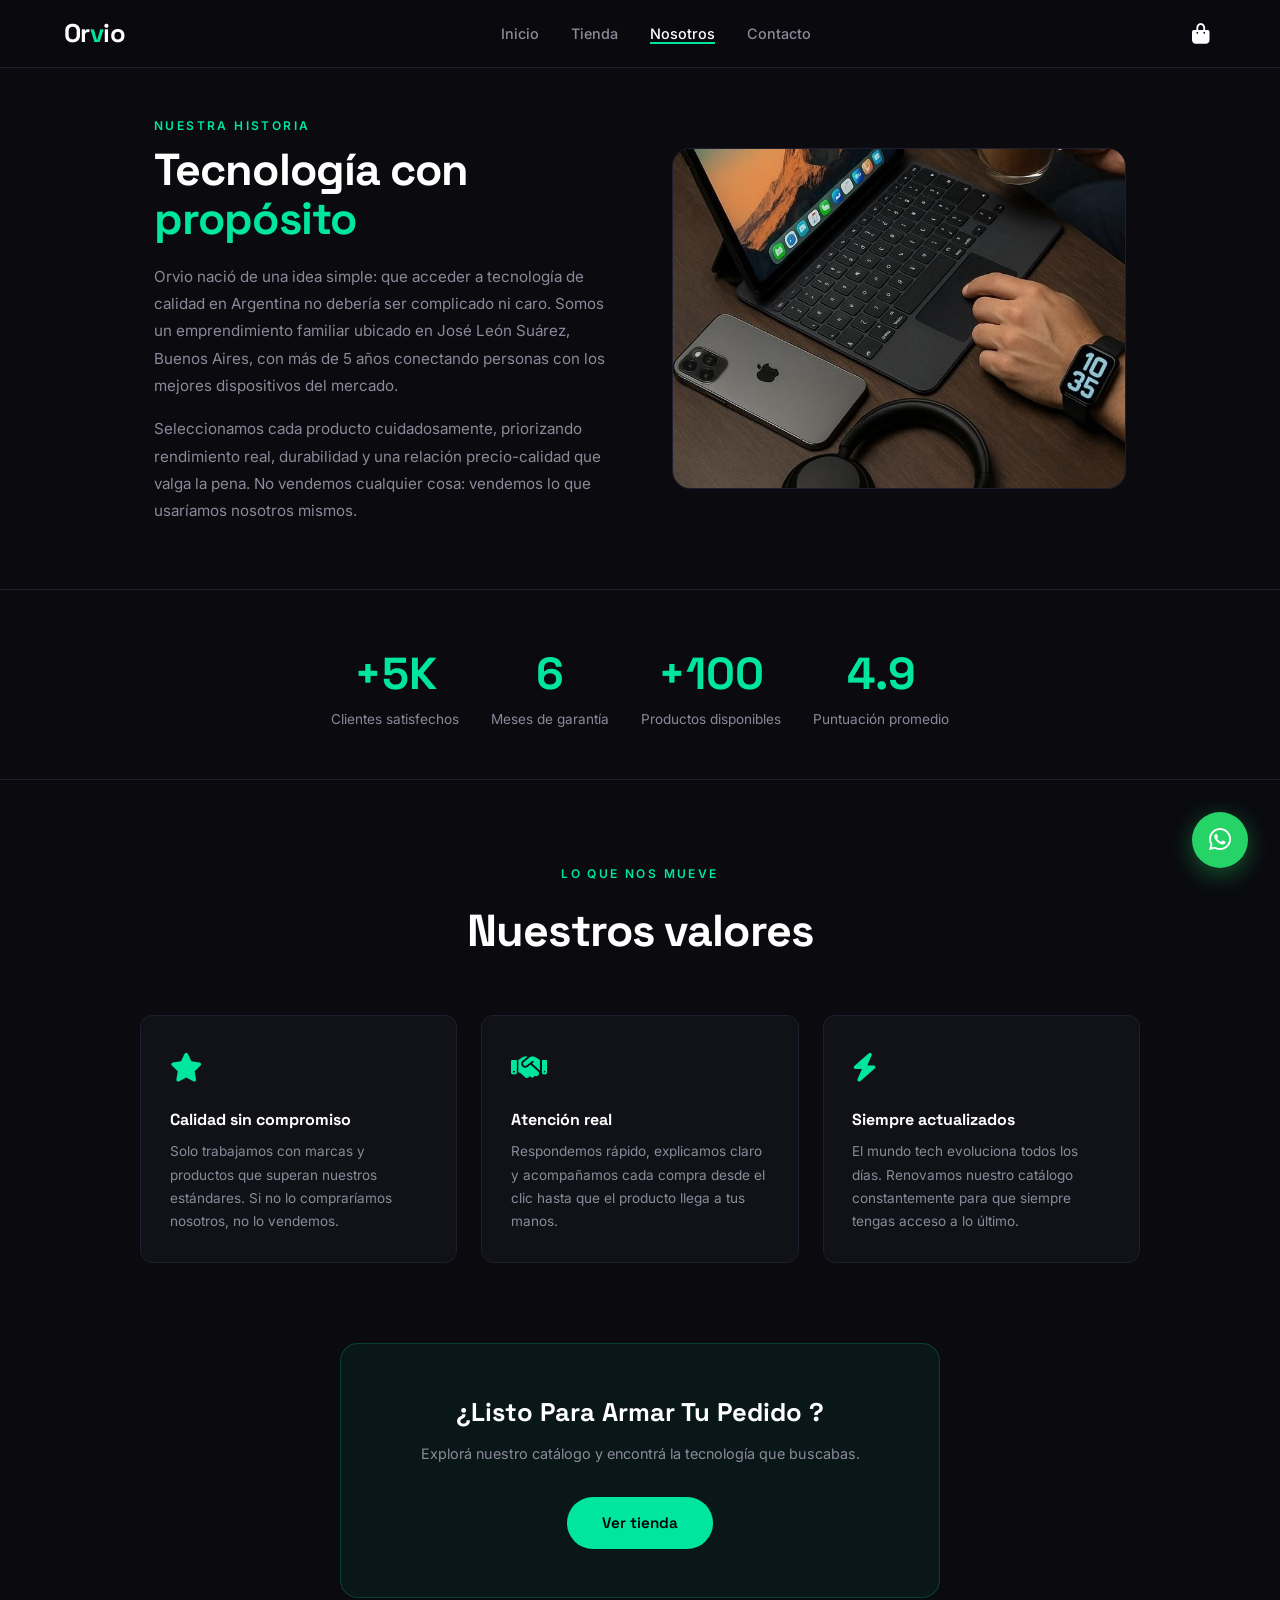
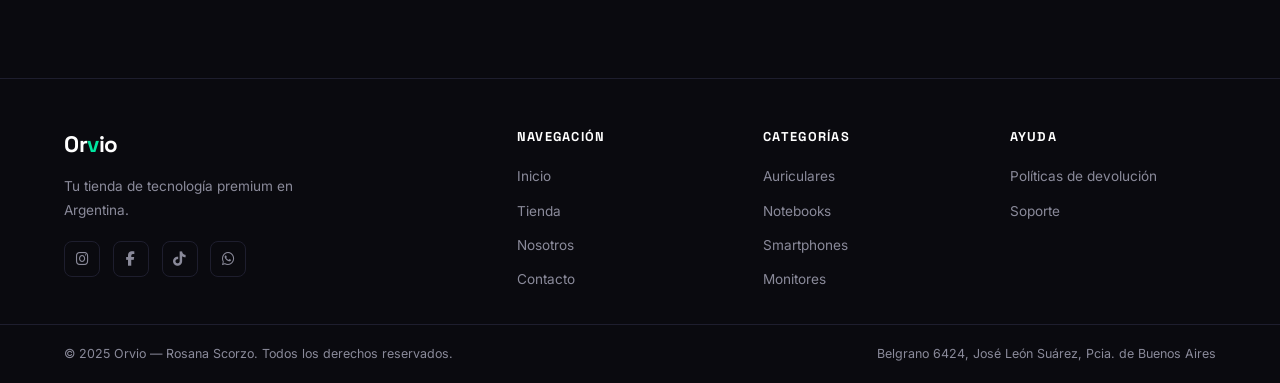
<file: pages/acercade.html>
<!doctype html>
<html lang="es">
  <head>
    <meta charset="UTF-8" />
    <meta name="viewport" content="width=device-width, initial-scale=1.0" />
    <title>Orvio | Nosotros</title>
    <link rel="icon" type="image/x-icon" href="../img/favicon.ico" />
    <link rel="stylesheet" href="../estilos/styles.css" />
    <link
      rel="stylesheet"
      href="https://cdnjs.cloudflare.com/ajax/libs/font-awesome/6.5.0/css/all.min.css"
    />
  </head>
  <body>
    <!--navbar.-->
    <nav class="navbar">
      <a href="../index.html" class="nav-logo">Or<span>v</span>io</a>
      <ul class="nav-links">
        <li><a href="../index.html">Inicio</a></li>
        <li><a href="tienda.html">Tienda</a></li>
        <li><a href="acercade.html" class="active">Nosotros</a></li>
        <li><a href="contacto.html">Contacto</a></li>
      </ul>
      <div class="nav-actions">
        <button class="cart-btn" onclick="openCart()" aria-label="Carrito">
          <i class="fa-solid fa-bag-shopping"></i>
          <span class="cart-count" style="display: none">0</span>
        </button>
        <button
          class="menu-toggle"
          onclick="toggleMobileMenu()"
          aria-label="Menú"
        >
          <span></span><span></span><span></span>
        </button>
      </div>
    </nav>

    <div class="mobile-menu" id="mobileMenu">
      <a href="../index.html">Inicio</a>
      <a href="tienda.html">Tienda</a>
      <a href="acercade.html">Nosotros</a>
      <a href="contacto.html">Contacto</a>
    </div>

    <!-- about hero.-->
    <section class="about-hero">
      <div class="about-text">
        <span class="section-eyebrow">Nuestra historia</span>
        <h1 class="about-title">Tecnología con <em>propósito</em></h1>
        <p class="about-desc">
          Orvio nació de una idea simple: que acceder a tecnología de calidad en
          Argentina no debería ser complicado ni caro. Somos un emprendimiento
          familiar ubicado en José León Suárez, Buenos Aires, con más de 5 años
          conectando personas con los mejores dispositivos del mercado.
        </p>
        <p class="about-desc" style="margin-top: 1rem">
          Seleccionamos cada producto cuidadosamente, priorizando rendimiento
          real, durabilidad y una relación precio-calidad que valga la pena. No
          vendemos cualquier cosa: vendemos lo que usaríamos nosotros mismos.
        </p>
      </div>
      <div class="about-img-wrap">
        <img src="../img/nosotros.jpg" alt="Tecnología Orvio" />
      </div>
    </section>

    <!-- stats.-->
    <section
      class="section-sm"
      style="
        text-align: center;
        border-top: 1px solid var(--border);
        border-bottom: 1px solid var(--border);
      "
    >
      <div
        style="
          display: flex;
          flex-wrap: wrap;
          gap: 2rem;
          justify-content: center;
          max-width: 800px;
          margin: 0 auto;
        "
      >
        <div>
          <div
            style="
              font-family: var(--font-display);
              font-size: 2.8rem;
              font-weight: 700;
              color: var(--accent);
            "
          >
            +5K
          </div>
          <div style="font-size: 0.85rem; color: var(--muted)">
            Clientes satisfechos
          </div>
        </div>
        <div>
          <div
            style="
              font-family: var(--font-display);
              font-size: 2.8rem;
              font-weight: 700;
              color: var(--accent);
            "
          >
            6
          </div>
          <div style="font-size: 0.85rem; color: var(--muted)">
            Meses de garantía
          </div>
        </div>
        <div>
          <div
            style="
              font-family: var(--font-display);
              font-size: 2.8rem;
              font-weight: 700;
              color: var(--accent);
            "
          >
            +100
          </div>
          <div style="font-size: 0.85rem; color: var(--muted)">
            Productos disponibles
          </div>
        </div>
        <div>
          <div
            style="
              font-family: var(--font-display);
              font-size: 2.8rem;
              font-weight: 700;
              color: var(--accent);
            "
          >
            4.9
          </div>
          <div style="font-size: 0.85rem; color: var(--muted)">
            Puntuación promedio
          </div>
        </div>
      </div>
    </section>

    <!--valores.-->
    <section class="section">
      <div class="section-header">
        <span class="section-eyebrow">Lo que nos mueve</span>
        <h2 class="section-title">Nuestros valores</h2>
      </div>
      <div class="values-grid">
        <div class="value-card">
          <div class="value-icon"><i class="fa-solid fa-star"></i></div>
          <div class="value-title">Calidad sin compromiso</div>
          <p class="value-desc">
            Solo trabajamos con marcas y productos que superan nuestros
            estándares. Si no lo compraríamos nosotros, no lo vendemos.
          </p>
        </div>
        <div class="value-card">
          <div class="value-icon"><i class="fa-solid fa-handshake"></i></div>
          <div class="value-title">Atención real</div>
          <p class="value-desc">
            Respondemos rápido, explicamos claro y acompañamos cada compra desde
            el clic hasta que el producto llega a tus manos.
          </p>
        </div>
        <div class="value-card">
          <div class="value-icon"><i class="fa-solid fa-bolt"></i></div>
          <div class="value-title">Siempre actualizados</div>
          <p class="value-desc">
            El mundo tech evoluciona todos los días. Renovamos nuestro catálogo
            constantemente para que siempre tengas acceso a lo último.
          </p>
        </div>
      </div>
    </section>

    <!-- cta.-->
    <section class="section" style="padding-top: 0">
      <div
        class="newsletter"
        style="
          background: rgba(0, 229, 160, 0.06);
          border-color: rgba(0, 229, 160, 0.2);
        "
      >
        <h3 class="newsletter-title">¿Listo Para Armar Tu Pedido ?</h3>
        <p class="newsletter-sub">
          Explorá nuestro catálogo y encontrá la tecnología que buscabas.
        </p>
        <a
          href="tienda.html"
          class="btn-primary"
          style="display: inline-block; margin-top: 0.5rem"
          >Ver tienda</a
        >
      </div>
    </section>

    <!--footer. -->
    <footer>
      <div class="footer-brand">
        <div class="nav-logo">
          Or<span style="color: var(--accent)">v</span>io
        </div>
        <p>Tu tienda de tecnología premium en Argentina.</p>
        <div class="footer-socials">
          <a href="#" aria-label="Instagram"
            ><i class="fa-brands fa-instagram"></i
          ></a>
          <a href="#" aria-label="Facebook"
            ><i class="fa-brands fa-facebook-f"></i
          ></a>
          <a href="#" aria-label="TikTok"
            ><i class="fa-brands fa-tiktok"></i
          ></a>
          <a href="https://wa.me/5491162506608" aria-label="WhatsApp"
            ><i class="fa-brands fa-whatsapp"></i
          ></a>
        </div>
      </div>
      <div class="footer-col">
        <h4>Navegación</h4>
        <ul>
          <li><a href="../index.html">Inicio</a></li>
          <li><a href="tienda.html">Tienda</a></li>
          <li><a href="acercade.html">Nosotros</a></li>
          <li><a href="contacto.html">Contacto</a></li>
        </ul>
      </div>
      <div class="footer-col">
        <h4>Categorías</h4>
        <ul>
          <li><a href="tienda.html">Auriculares</a></li>
          <li><a href="tienda.html">Notebooks</a></li>
          <li><a href="tienda.html">Smartphones</a></li>
          <li><a href="tienda.html">Monitores</a></li>
        </ul>
      </div>
      <div class="footer-col">
        <h4>Ayuda</h4>
        <ul>
          <li><a href="politicas.html">Políticas de devolución</a></li>
          <li><a href="contacto.html">Soporte</a></li>
        </ul>
      </div>
    </footer>
    <div class="footer-bottom">
      <p>© 2025 Orvio — Rosana Scorzo. Todos los derechos reservados.</p>
      <p>Belgrano 6424, José León Suárez, Pcia. de Buenos Aires</p>
    </div>

    <!-- carrito sidebar. -->
    <div class="cart-overlay" id="cartOverlay"></div>
    <aside class="cart-sidebar" id="cartSidebar">
      <div class="cart-header">
        <span class="cart-header-title"
          ><i
            class="fa-solid fa-bag-shopping"
            style="color: var(--accent); margin-right: 0.5rem"
          ></i
          >Mi carrito</span
        >
        <button class="cart-close-btn" onclick="closeCart()">
          <i class="fa-solid fa-xmark"></i>
        </button>
      </div>
      <div class="cart-items" id="cartItems"></div>
      <div class="cart-footer" id="cartFooter" style="display: none">
        <div class="cart-subtotal">
          <span>Subtotal</span><span id="cartSubtotal">$0</span>
        </div>
        <div class="cart-total">
          <span>Total</span
          ><span class="cart-total-num" id="cartTotal">$0</span>
        </div>
        <input
          type="text"
          id="waNombre"
          class="cart-name-input"
          placeholder="Tu nombre (para el pedido)"
        />
        <button class="btn-wa" onclick="enviarWhatsApp()">
          <i class="fa-brands fa-whatsapp"></i> Enviar pedido por WhatsApp
        </button>
        <button class="btn-clear" onclick="clearCart()">Vaciar carrito</button>
      </div>
    </aside>

    <div class="toast-container" id="toastContainer"></div>

    <a
      href="https://wa.me/5491162506608"
      class="wa-float"
      target="_blank"
      rel="noopener"
      aria-label="WhatsApp"
    >
      <i class="fa-brands fa-whatsapp"></i>
    </a>

    <script src="../script/script.js"></script>
  </body>
</html>
</file>
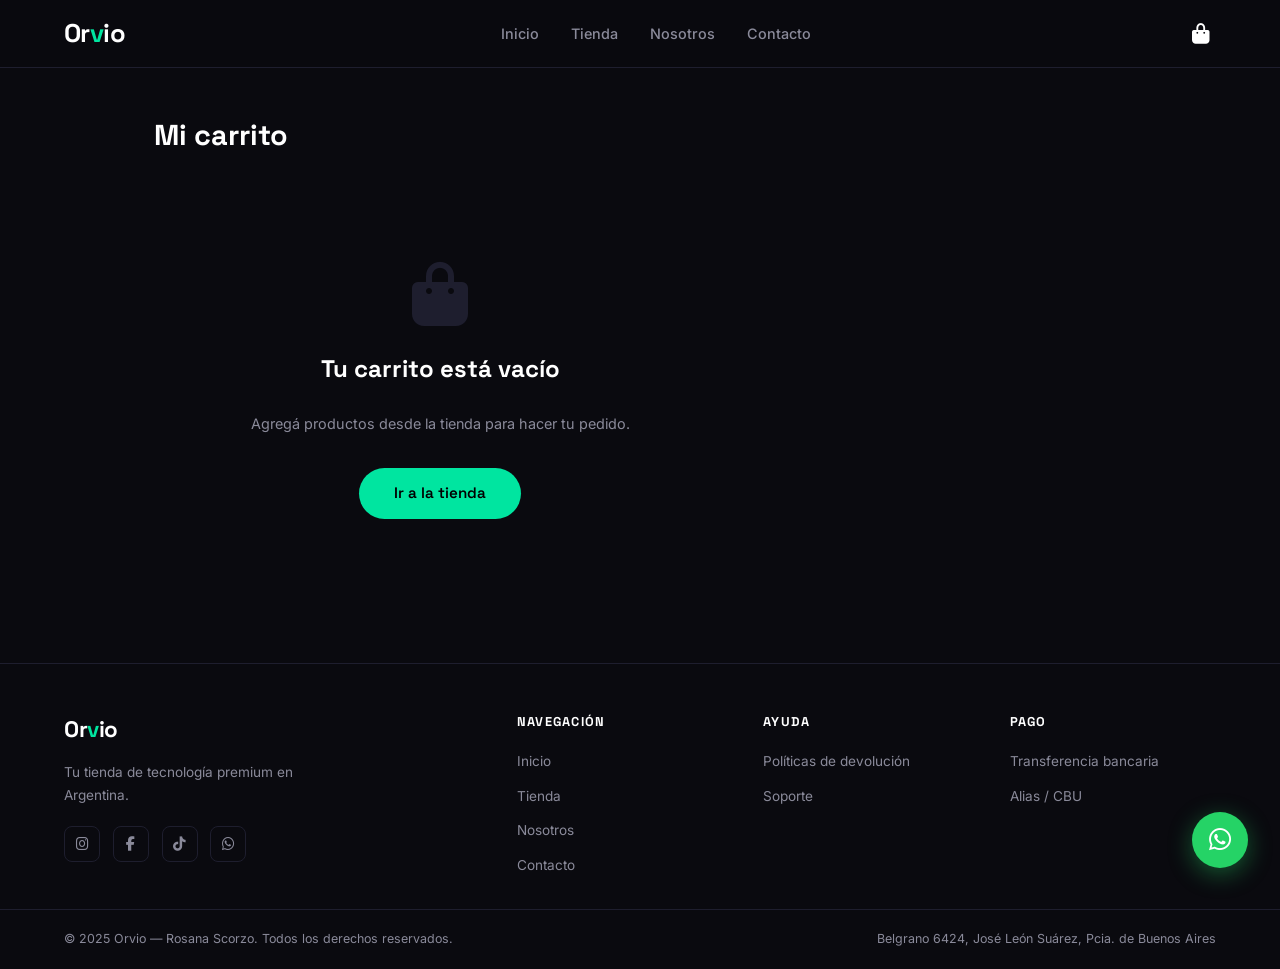
<file: pages/carrito.html>
<!doctype html>
<html lang="es">
  <head>
    <meta charset="UTF-8" />
    <meta name="viewport" content="width=device-width, initial-scale=1.0" />
    <title>Orvio | Carrito</title>
    <link rel="icon" type="image/x-icon" href="../img/favicon.ico" />
    <link rel="stylesheet" href="../estilos/styles.css" />
    <link
      rel="stylesheet"
      href="https://cdnjs.cloudflare.com/ajax/libs/font-awesome/6.5.0/css/all.min.css"
    />
    <style>
      /* estilos especificos de la pagina de carrito.*/
      .cart-page-layout {
        max-width: 1100px;
        margin: 0 auto;
        padding: 7rem 5% 4rem;
        display: grid;
        grid-template-columns: 1fr 360px;
        gap: 2.5rem;
        align-items: flex-start;
      }

      .cart-page-title {
        font-family: var(--font-display);
        font-size: 1.8rem;
        font-weight: 700;
        margin-bottom: 1.5rem;
      }
      .cart-page-title span {
        color: var(--accent);
      }

      /* items list. */
      .cart-page-items {
        display: flex;
        flex-direction: column;
        gap: 1rem;
      }

      .cart-page-item {
        display: grid;
        grid-template-columns: 90px 1fr auto;
        gap: 1.2rem;
        align-items: center;
        background: var(--bg-card);
        border: 1px solid var(--border);
        border-radius: var(--radius);
        padding: 1.1rem;
        transition: border-color var(--transition);
      }
      .cart-page-item:hover {
        border-color: rgba(0, 229, 160, 0.2);
      }

      .cart-pi-img {
        width: 90px;
        height: 90px;
        background: #0d0d18;
        border-radius: 8px;
        display: flex;
        align-items: center;
        justify-content: center;
        overflow: hidden;
      }
      .cart-pi-img img {
        width: 100%;
        height: 100%;
        object-fit: contain;
        padding: 6px;
      }

      .cart-pi-name {
        font-family: var(--font-display);
        font-size: 1rem;
        font-weight: 600;
        line-height: 1.3;
        margin-bottom: 0.3rem;
      }
      .cart-pi-cat {
        font-size: 0.75rem;
        color: var(--muted);
        margin-bottom: 0.5rem;
      }
      .cart-pi-unit {
        font-size: 0.82rem;
        color: var(--muted);
      }

      .cart-pi-right {
        display: flex;
        flex-direction: column;
        align-items: flex-end;
        gap: 0.7rem;
      }
      .cart-pi-price {
        font-family: var(--font-display);
        font-size: 1.15rem;
        font-weight: 700;
        color: var(--accent);
      }
      .cart-pi-qty {
        display: flex;
        align-items: center;
        gap: 0.6rem;
      }
      .qty-btn-lg {
        width: 32px;
        height: 32px;
        border: 1px solid var(--border);
        border-radius: 6px;
        color: var(--white);
        font-size: 1rem;
        display: flex;
        align-items: center;
        justify-content: center;
        transition:
          border-color var(--transition),
          background var(--transition);
      }
      .qty-btn-lg:hover {
        border-color: var(--accent);
        background: rgba(0, 229, 160, 0.08);
        color: var(--accent);
      }
      .qty-val-lg {
        font-family: var(--font-display);
        font-size: 1rem;
        font-weight: 700;
        min-width: 24px;
        text-align: center;
      }

      .cart-pi-remove {
        font-size: 0.8rem;
        color: var(--muted);
        display: flex;
        align-items: center;
        gap: 0.3rem;
        transition: color var(--transition);
      }
      .cart-pi-remove:hover {
        color: var(--danger);
      }

      /* empty state.*/
      .cart-page-empty {
        text-align: center;
        padding: 5rem 2rem;
        display: flex;
        flex-direction: column;
        align-items: center;
        gap: 1.5rem;
      }
      .cart-page-empty i {
        font-size: 4rem;
        color: var(--border);
      }
      .cart-page-empty h2 {
        font-family: var(--font-display);
        font-size: 1.5rem;
      }
      .cart-page-empty p {
        color: var(--muted);
        font-size: 0.9rem;
      }

      /* summary card*/
      .cart-summary-card {
        background: var(--bg-card);
        border: 1px solid var(--border);
        border-radius: 18px;
        padding: 1.8rem;
        position: sticky;
        top: 90px;
      }
      .cart-summary-title {
        font-family: var(--font-display);
        font-size: 1.1rem;
        font-weight: 700;
        margin-bottom: 1.4rem;
      }
      .summary-row {
        display: flex;
        justify-content: space-between;
        font-size: 0.9rem;
        padding: 0.5rem 0;
        border-bottom: 1px solid rgba(255, 255, 255, 0.04);
      }
      .summary-row.total {
        font-family: var(--font-display);
        font-size: 1.25rem;
        font-weight: 700;
        border-bottom: none;
        padding-top: 1rem;
      }
      .summary-row.total span:last-child {
        color: var(--accent);
      }
      .summary-label {
        color: var(--muted);
      }
      .summary-divider {
        border: none;
        border-top: 1px solid var(--border);
        margin: 0.5rem 0;
      }

      .cart-name-field {
        margin: 1.2rem 0 0.8rem;
      }
      .cart-name-field label {
        display: block;
        font-size: 0.78rem;
        font-weight: 600;
        text-transform: uppercase;
        letter-spacing: 0.08em;
        color: var(--muted);
        margin-bottom: 0.4rem;
      }

      .btn-wa-lg {
        width: 100%;
        background: #25d366;
        color: #fff;
        font-family: var(--font-display);
        font-weight: 700;
        font-size: 1rem;
        padding: 1rem;
        border-radius: 12px;
        display: flex;
        align-items: center;
        justify-content: center;
        gap: 0.6rem;
        transition:
          background var(--transition),
          transform var(--transition);
        margin-bottom: 0.8rem;
      }
      .btn-wa-lg:hover {
        background: #1ebe5d;
        transform: scale(1.015);
      }

      .btn-clear-lg {
        width: 100%;
        border: 1px solid rgba(255, 77, 109, 0.3);
        color: var(--danger);
        font-family: var(--font-body);
        font-size: 0.85rem;
        padding: 0.65rem;
        border-radius: 10px;
        transition: background var(--transition);
        text-align: center;
        background: none;
      }
      .btn-clear-lg:hover {
        background: rgba(255, 77, 109, 0.1);
      }

      .cart-security {
        display: flex;
        align-items: center;
        gap: 0.4rem;
        font-size: 0.75rem;
        color: var(--muted);
        justify-content: center;
        margin-top: 0.8rem;
      }
      .cart-security i {
        color: var(--accent);
      }

      @media (max-width: 800px) {
        .cart-page-layout {
          grid-template-columns: 1fr;
          padding-top: 5rem;
        }
        .cart-summary-card {
          position: static;
        }
        .cart-page-item {
          grid-template-columns: 70px 1fr;
        }
        .cart-pi-right {
          grid-column: 1 / -1;
          flex-direction: row;
          justify-content: space-between;
          align-items: center;
        }
      }
      @media (max-width: 480px) {
        .cart-page-item {
          grid-template-columns: 60px 1fr;
        }
      }
    </style>
  </head>
  <body>
    <!-- navbar.-->
    <nav class="navbar">
      <a href="../index.html" class="nav-logo">Or<span>v</span>io</a>
      <ul class="nav-links">
        <li><a href="../index.html">Inicio</a></li>
        <li><a href="tienda.html">Tienda</a></li>
        <li><a href="acercade.html">Nosotros</a></li>
        <li><a href="contacto.html">Contacto</a></li>
      </ul>
      <div class="nav-actions">
        <button class="cart-btn" onclick="openCart()" aria-label="Carrito">
          <i class="fa-solid fa-bag-shopping"></i>
          <span class="cart-count" style="display: none">0</span>
        </button>
        <button
          class="menu-toggle"
          onclick="toggleMobileMenu()"
          aria-label="Menú"
        >
          <span></span><span></span><span></span>
        </button>
      </div>
    </nav>

    <div class="mobile-menu" id="mobileMenu">
      <a href="../index.html">Inicio</a>
      <a href="tienda.html">Tienda</a>
      <a href="acercade.html">Nosotros</a>
      <a href="contacto.html">Contacto</a>
    </div>

    <!--cart pagina layout-->
    <main class="cart-page-layout">
      <!-- lista de productos. -->
      <div>
        <h1 class="cart-page-title">
          Mi carrito <span id="pageCartCount"></span>
        </h1>
        <div id="cartPageItems"></div>
      </div>

      <!-- resumen. -->
      <div class="cart-summary-card" id="cartSummaryCard">
        <div class="cart-summary-title">Resumen del pedido</div>

        <div class="summary-row">
          <span class="summary-label">Subtotal</span>
          <span id="pgSubtotal">$0</span>
        </div>
        <div class="summary-row">
          <span class="summary-label">Envío</span>
          <span style="color: var(--accent)">A coordinar</span>
        </div>
        <hr class="summary-divider" />
        <div class="summary-row total">
          <span>Total</span>
          <span id="pgTotal">$0</span>
        </div>

        <div class="cart-name-field">
          <label for="pgNombre">Tu nombre</label>
          <input
            type="text"
            id="pgNombre"
            class="cart-name-input"
            placeholder="Juan García"
          />
        </div>

        <button class="btn-wa-lg" onclick="enviarPedidoWA()">
          <i class="fa-brands fa-whatsapp"></i> Enviar pedido por WhatsApp
        </button>
        <button class="btn-clear-lg" onclick="vaciarYRenderizar()">
          Vaciar carrito
        </button>

        <div class="cart-security">
          <i class="fa-solid fa-lock"></i>
          <span>Pago seguro — Transferencia / Alias / CBU</span>
        </div>
      </div>
    </main>

    <!--footer.-->
    <footer>
      <div class="footer-brand">
        <div class="nav-logo">
          Or<span style="color: var(--accent)">v</span>io
        </div>
        <p>Tu tienda de tecnología premium en Argentina.</p>
        <div class="footer-socials">
          <a href="#" aria-label="Instagram"
            ><i class="fa-brands fa-instagram"></i
          ></a>
          <a href="#" aria-label="Facebook"
            ><i class="fa-brands fa-facebook-f"></i
          ></a>
          <a href="#" aria-label="TikTok"
            ><i class="fa-brands fa-tiktok"></i
          ></a>
          <a href="https://wa.me/5491162506608" aria-label="WhatsApp"
            ><i class="fa-brands fa-whatsapp"></i
          ></a>
        </div>
      </div>
      <div class="footer-col">
        <h4>Navegación</h4>
        <ul>
          <li><a href="../index.html">Inicio</a></li>
          <li><a href="tienda.html">Tienda</a></li>
          <li><a href="acercade.html">Nosotros</a></li>
          <li><a href="contacto.html">Contacto</a></li>
        </ul>
      </div>
      <div class="footer-col">
        <h4>Ayuda</h4>
        <ul>
          <li><a href="politicas.html">Políticas de devolución</a></li>
          <li><a href="contacto.html">Soporte</a></li>
        </ul>
      </div>
      <div class="footer-col">
        <h4>Pago</h4>
        <ul>
          <li><a href="#">Transferencia bancaria</a></li>
          <li><a href="#">Alias / CBU</a></li>
        </ul>
      </div>
    </footer>
    <div class="footer-bottom">
      <p>© 2025 Orvio — Rosana Scorzo. Todos los derechos reservados.</p>
      <p>Belgrano 6424, José León Suárez, Pcia. de Buenos Aires</p>
    </div>

    <!--carrito sidebar (tambien accesible desde aca .)-->
    <div class="cart-overlay" id="cartOverlay"></div>
    <aside class="cart-sidebar" id="cartSidebar">
      <div class="cart-header">
        <span class="cart-header-title"
          ><i
            class="fa-solid fa-bag-shopping"
            style="color: var(--accent); margin-right: 0.5rem"
          ></i
          >Mi carrito</span
        >
        <button class="cart-close-btn" onclick="closeCart()">
          <i class="fa-solid fa-xmark"></i>
        </button>
      </div>
      <div class="cart-items" id="cartItems"></div>
      <div class="cart-footer" id="cartFooter" style="display: none">
        <div class="cart-subtotal">
          <span>Subtotal</span><span id="cartSubtotal">$0</span>
        </div>
        <div class="cart-total">
          <span>Total</span
          ><span class="cart-total-num" id="cartTotal">$0</span>
        </div>
        <input
          type="text"
          id="waNombre"
          class="cart-name-input"
          placeholder="Tu nombre"
        />
        <button class="btn-wa" onclick="enviarWhatsApp()">
          <i class="fa-brands fa-whatsapp"></i> Enviar por WhatsApp
        </button>
        <button
          class="btn-clear"
          onclick="
            clearCart();
            renderPageCart();
          "
        >
          Vaciar carrito
        </button>
      </div>
    </aside>

    <div class="toast-container" id="toastContainer"></div>

    <a
      href="https://wa.me/5491162506608"
      class="wa-float"
      target="_blank"
      rel="noopener"
      aria-label="WhatsApp"
    >
      <i class="fa-brands fa-whatsapp"></i>
    </a>

    <script src="../script/script.js"></script>
    <script>
      function renderPageCart() {
        const cart = getCart();
        const itemsEl = document.getElementById("cartPageItems");
        const countEl = document.getElementById("pageCartCount");
        const summaryEl = document.getElementById("cartSummaryCard");

        const totalItems = cart.reduce((s, i) => s + i.cantidad, 0);
        countEl.textContent = totalItems > 0 ? `(${totalItems})` : "";

        if (cart.length === 0) {
          itemsEl.innerHTML = `
        <div class="cart-page-empty">
          <i class="fa-solid fa-bag-shopping"></i>
          <h2>Tu carrito está vacío</h2>
          <p>Agregá productos desde la tienda para hacer tu pedido.</p>
          <a href="tienda.html" class="btn-primary" style="margin-top:.5rem">Ir a la tienda</a>
        </div>`;
          summaryEl.style.display = "none";
          return;
        }

        summaryEl.style.display = "";

        itemsEl.innerHTML =
          `<div class="cart-page-items">` +
          cart
            .map(
              (item) => `
        <div class="cart-page-item" data-id="${item.id}">
          <div class="cart-pi-img">
            <img src="${item.imagen || item.image}" alt="${item.nombre || item.title}" />
          </div>
          <div>
            <div class="cart-pi-cat">${item.categoria || ""}</div>
            <div class="cart-pi-name">${item.nombre || item.title}</div>
            <div class="cart-pi-unit">Precio unitario: ${formatPeso(item.precio || item.price)}</div>
          </div>
          <div class="cart-pi-right">
            <div class="cart-pi-price">${formatPeso((item.precio || item.price) * item.cantidad)}</div>
            <div class="cart-pi-qty">
              <button class="qty-btn-lg" onclick="changeQtyPage(${item.id},-1)">−</button>
              <span class="qty-val-lg">${item.cantidad}</span>
              <button class="qty-btn-lg" onclick="changeQtyPage(${item.id},1)">+</button>
            </div>
            <button class="cart-pi-remove" onclick="removeFromCartPage(${item.id})">
              <i class="fa-solid fa-trash-can"></i> Eliminar
            </button>
          </div>
        </div>`,
            )
            .join("") +
          `</div>`;

        const subtotal = cart.reduce(
          (s, i) => s + (i.precio || i.price) * i.cantidad,
          0,
        );
        document.getElementById("pgSubtotal").textContent =
          formatPeso(subtotal);
        document.getElementById("pgTotal").textContent = formatPeso(subtotal);
      }

      function changeQtyPage(id, delta) {
        changeQty(id, delta);
        renderPageCart();
      }
      function removeFromCartPage(id) {
        removeFromCart(id);
        renderPageCart();
      }
      function vaciarYRenderizar() {
        clearCart();
        renderPageCart();
      }
      function enviarPedidoWA() {
        const cart = getCart();
        if (cart.length === 0) {
          showToast("El carrito está vacío");
          return;
        }
        const nombre =
          document.getElementById("pgNombre").value.trim() || "Cliente";
        const fecha = new Date().toLocaleString("es-AR", {
          dateStyle: "short",
          timeStyle: "short",
        });
        const items = cart
          .map(
            (i) =>
              `- ${i.cantidad}x ${i.nombre || i.title} ${formatPeso((i.precio || i.price) * i.cantidad)}`,
          )
          .join("\n");
        const total = cart.reduce(
          (s, i) => s + (i.precio || i.price) * i.cantidad,
          0,
        );

        const msg = `*ORVIO - Pedido Online*
---------------------------
*Cliente:* ${nombre}
*Fecha:* ${fecha}

*Detalle del pedido:*
${items}

---------------------------
*TOTAL: ${formatPeso(total)}*

Por favor, compartame el alias o CBU para realizar el pago. Muchas gracias!`;

        window.open(
          `https://wa.me/5491162506608?text=${encodeURIComponent(msg)}`,
          "_blank",
        );
      }

      // inicializar.
      renderPageCart();
    </script>
  </body>
</html>
</file>
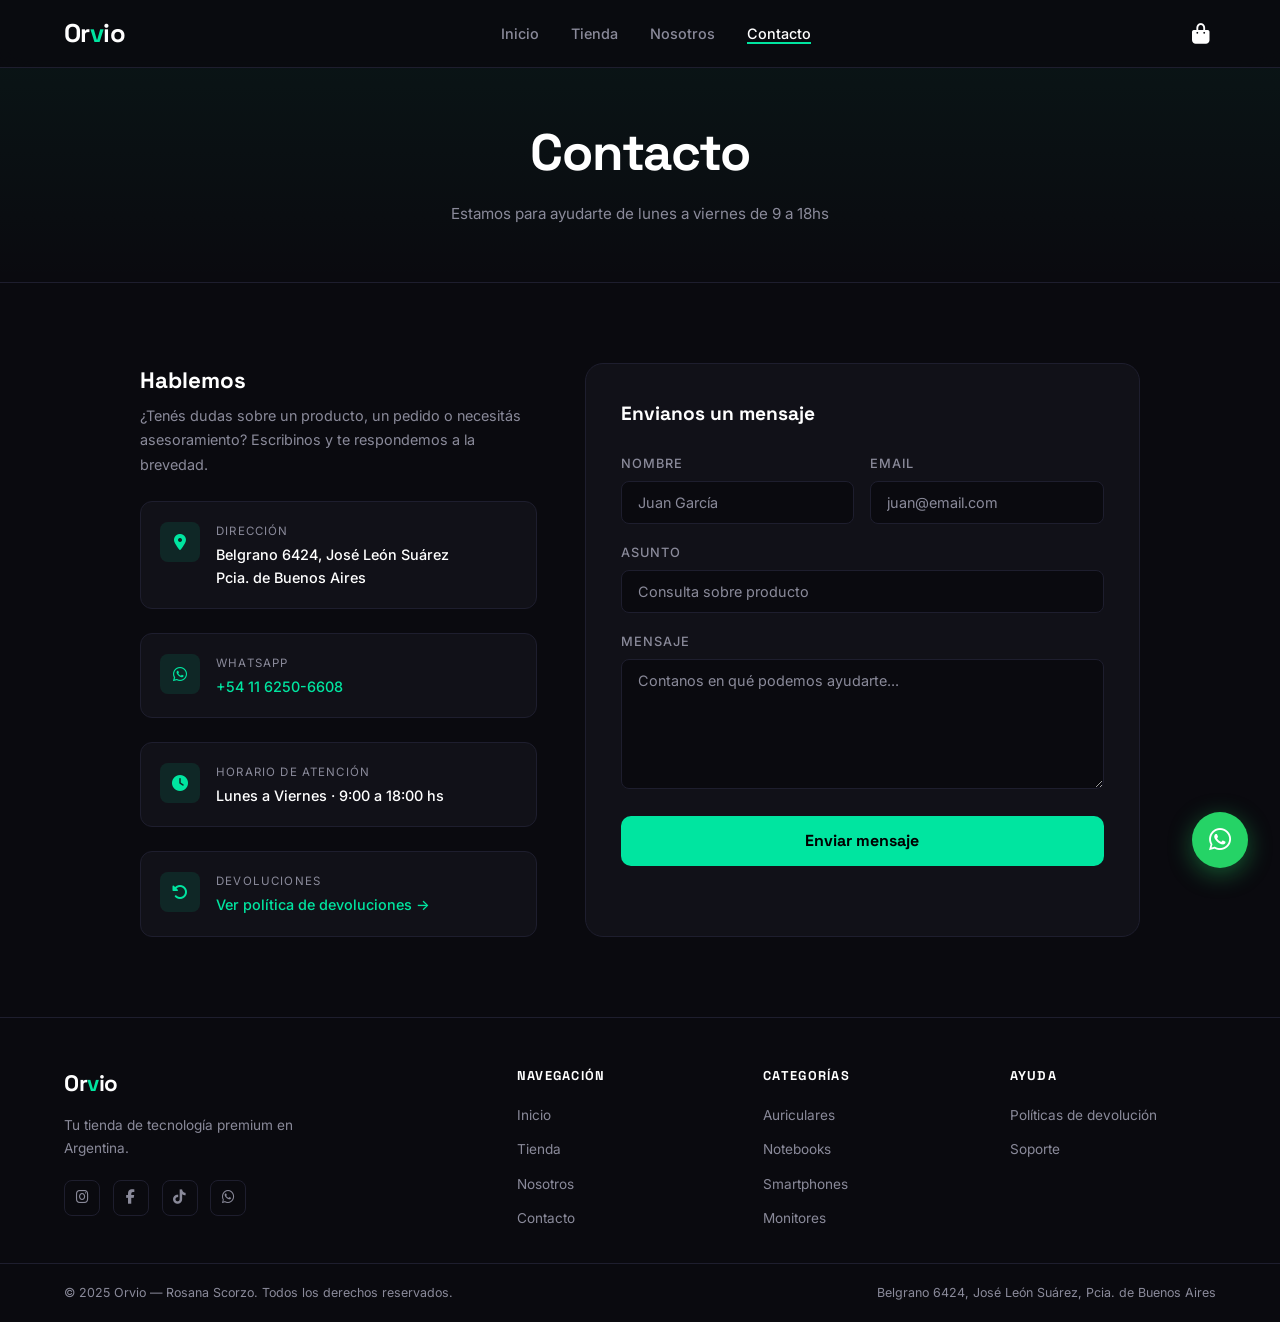
<file: pages/contacto.html>
<!doctype html>
<html lang="es">
  <head>
    <meta charset="UTF-8" />
    <meta name="viewport" content="width=device-width, initial-scale=1.0" />
    <title>Orvio | Contacto</title>
    <link rel="icon" type="image/x-icon" href="../img/favicon.ico" />
    <link rel="stylesheet" href="../estilos/styles.css" />
    <link
      rel="stylesheet"
      href="https://cdnjs.cloudflare.com/ajax/libs/font-awesome/6.5.0/css/all.min.css"
    />
  </head>
  <body>
    <!--navbar.-->
    <nav class="navbar">
      <a href="../index.html" class="nav-logo">Or<span>v</span>io</a>
      <ul class="nav-links">
        <li><a href="../index.html">Inicio</a></li>
        <li><a href="tienda.html">Tienda</a></li>
        <li><a href="acercade.html">Nosotros</a></li>
        <li><a href="contacto.html" class="active">Contacto</a></li>
      </ul>
      <div class="nav-actions">
        <button class="cart-btn" onclick="openCart()" aria-label="Carrito">
          <i class="fa-solid fa-bag-shopping"></i>
          <span class="cart-count" style="display: none">0</span>
        </button>
        <button
          class="menu-toggle"
          onclick="toggleMobileMenu()"
          aria-label="Menú"
        >
          <span></span><span></span><span></span>
        </button>
      </div>
    </nav>

    <div class="mobile-menu" id="mobileMenu">
      <a href="../index.html">Inicio</a>
      <a href="tienda.html">Tienda</a>
      <a href="acercade.html">Nosotros</a>
      <a href="contacto.html">Contacto</a>
    </div>

    <!--pagina header.-->
    <header class="page-header">
      <h1>Contacto</h1>
      <p>Estamos para ayudarte de lunes a viernes de 9 a 18hs</p>
    </header>

    <!-- contacto grid.-->
    <section class="section">
      <div class="contact-grid">
        <div class="contact-info">
          <div>
            <h2 class="contact-info-title">Hablemos</h2>
            <p class="contact-info-sub">
              ¿Tenés dudas sobre un producto, un pedido o necesitás
              asesoramiento? Escribinos y te respondemos a la brevedad.
            </p>
          </div>

          <div class="contact-item">
            <div class="contact-item-icon">
              <i class="fa-solid fa-location-dot"></i>
            </div>
            <div>
              <div class="contact-item-label">Dirección</div>
              <div class="contact-item-val">
                Belgrano 6424, José León Suárez<br />Pcia. de Buenos Aires
              </div>
            </div>
          </div>

          <div class="contact-item">
            <div class="contact-item-icon">
              <i class="fa-brands fa-whatsapp"></i>
            </div>
            <div>
              <div class="contact-item-label">WhatsApp</div>
              <div class="contact-item-val">
                <a
                  href="https://wa.me/5491162506608"
                  style="color: var(--accent)"
                  >+54 11 6250-6608</a
                >
              </div>
            </div>
          </div>

          <div class="contact-item">
            <div class="contact-item-icon">
              <i class="fa-solid fa-clock"></i>
            </div>
            <div>
              <div class="contact-item-label">Horario de atención</div>
              <div class="contact-item-val">
                Lunes a Viernes · 9:00 a 18:00 hs
              </div>
            </div>
          </div>

          <div class="contact-item">
            <div class="contact-item-icon">
              <i class="fa-solid fa-rotate-left"></i>
            </div>
            <div>
              <div class="contact-item-label">Devoluciones</div>
              <div class="contact-item-val">
                <a href="politicas.html" style="color: var(--accent)"
                  >Ver política de devoluciones →</a
                >
              </div>
            </div>
          </div>
        </div>

        <div class="contact-form">
          <h3
            style="
              font-family: var(--font-display);
              font-size: 1.2rem;
              font-weight: 700;
              margin-bottom: 1.5rem;
            "
          >
            Envianos un mensaje
          </h3>
          <form id="contactForm" novalidate>
            <div
              style="display: grid; grid-template-columns: 1fr 1fr; gap: 1rem"
            >
              <div class="form-group">
                <label for="nombre">Nombre</label>
                <input
                  type="text"
                  id="nombre"
                  class="form-control"
                  placeholder="Juan García"
                  required
                />
              </div>
              <div class="form-group">
                <label for="email">Email</label>
                <input
                  type="email"
                  id="email"
                  class="form-control"
                  placeholder="juan@email.com"
                  required
                />
              </div>
            </div>
            <div class="form-group">
              <label for="asunto">Asunto</label>
              <input
                type="text"
                id="asunto"
                class="form-control"
                placeholder="Consulta sobre producto"
                required
              />
            </div>
            <div class="form-group">
              <label for="mensaje">Mensaje</label>
              <textarea
                id="mensaje"
                class="form-control"
                placeholder="Contanos en qué podemos ayudarte..."
                required
              ></textarea>
            </div>
            <button type="submit" class="btn-submit">Enviar mensaje</button>
          </form>
        </div>
      </div>
    </section>

    <!-- footer.-->
    <footer>
      <div class="footer-brand">
        <div class="nav-logo">
          Or<span style="color: var(--accent)">v</span>io
        </div>
        <p>Tu tienda de tecnología premium en Argentina.</p>
        <div class="footer-socials">
          <a href="#" aria-label="Instagram"
            ><i class="fa-brands fa-instagram"></i
          ></a>
          <a href="#" aria-label="Facebook"
            ><i class="fa-brands fa-facebook-f"></i
          ></a>
          <a href="#" aria-label="TikTok"
            ><i class="fa-brands fa-tiktok"></i
          ></a>
          <a href="https://wa.me/5491162506608" aria-label="WhatsApp"
            ><i class="fa-brands fa-whatsapp"></i
          ></a>
        </div>
      </div>
      <div class="footer-col">
        <h4>Navegación</h4>
        <ul>
          <li><a href="../index.html">Inicio</a></li>
          <li><a href="tienda.html">Tienda</a></li>
          <li><a href="acercade.html">Nosotros</a></li>
          <li><a href="contacto.html">Contacto</a></li>
        </ul>
      </div>
      <div class="footer-col">
        <h4>Categorías</h4>
        <ul>
          <li><a href="tienda.html">Auriculares</a></li>
          <li><a href="tienda.html">Notebooks</a></li>
          <li><a href="tienda.html">Smartphones</a></li>
          <li><a href="tienda.html">Monitores</a></li>
        </ul>
      </div>
      <div class="footer-col">
        <h4>Ayuda</h4>
        <ul>
          <li><a href="politicas.html">Políticas de devolución</a></li>
          <li><a href="contacto.html">Soporte</a></li>
        </ul>
      </div>
    </footer>
    <div class="footer-bottom">
      <p>© 2025 Orvio — Rosana Scorzo. Todos los derechos reservados.</p>
      <p>Belgrano 6424, José León Suárez, Pcia. de Buenos Aires</p>
    </div>

    <!-- carrito sidebar.-->
    <div class="cart-overlay" id="cartOverlay"></div>
    <aside class="cart-sidebar" id="cartSidebar">
      <div class="cart-header">
        <span class="cart-header-title"
          ><i
            class="fa-solid fa-bag-shopping"
            style="color: var(--accent); margin-right: 0.5rem"
          ></i
          >Mi carrito</span
        >
        <button class="cart-close-btn" onclick="closeCart()">
          <i class="fa-solid fa-xmark"></i>
        </button>
      </div>
      <div class="cart-items" id="cartItems"></div>
      <div class="cart-footer" id="cartFooter" style="display: none">
        <div class="cart-subtotal">
          <span>Subtotal</span><span id="cartSubtotal">$0</span>
        </div>
        <div class="cart-total">
          <span>Total</span
          ><span class="cart-total-num" id="cartTotal">$0</span>
        </div>
        <input
          type="text"
          id="waNombre"
          class="cart-name-input"
          placeholder="Tu nombre (para el pedido)"
        />
        <button class="btn-wa" onclick="enviarWhatsApp()">
          <i class="fa-brands fa-whatsapp"></i> Enviar pedido por WhatsApp
        </button>
        <button class="btn-clear" onclick="clearCart()">Vaciar carrito</button>
      </div>
    </aside>

    <div class="toast-container" id="toastContainer"></div>

    <a
      href="https://wa.me/5491162506608"
      class="wa-float"
      target="_blank"
      rel="noopener"
      aria-label="WhatsApp"
    >
      <i class="fa-brands fa-whatsapp"></i>
    </a>

    <script src="../script/script.js"></script>
    <script>
      document
        .getElementById("contactForm")
        .addEventListener("submit", function (e) {
          e.preventDefault();
          const nombre = document.getElementById("nombre").value.trim();
          const email = document.getElementById("email").value.trim();
          const asunto = document.getElementById("asunto").value.trim();
          const mensaje = document.getElementById("mensaje").value.trim();

          if (!nombre || !email || !asunto || !mensaje) {
            showToast("Por favor completá todos los campos");
            return;
          }
          if (!/^[^\s@]+@[^\s@]+\.[^\s@]+$/.test(email)) {
            showToast("El email no es válido");
            return;
          }
          showToast("¡Mensaje enviado! Te contactamos pronto.");
          this.reset();
        });
    </script>
  </body>
</html>
</file>
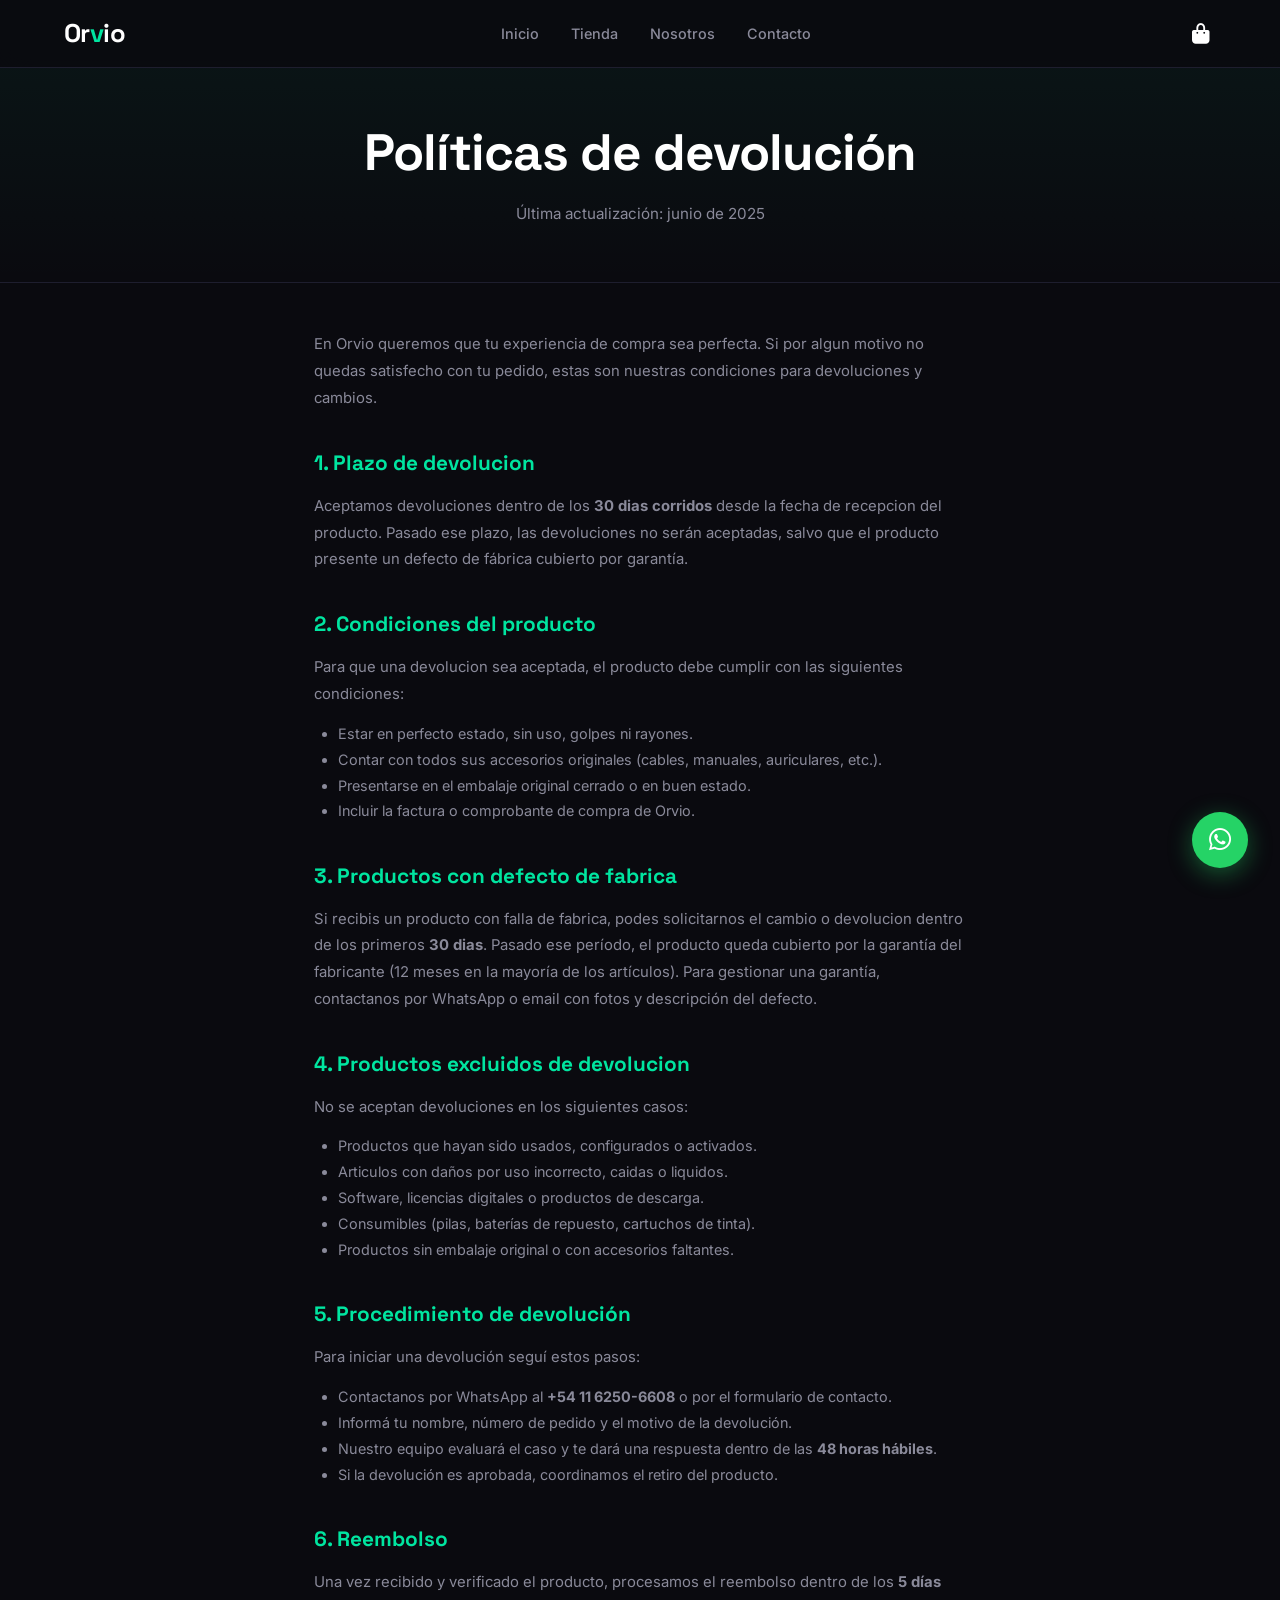
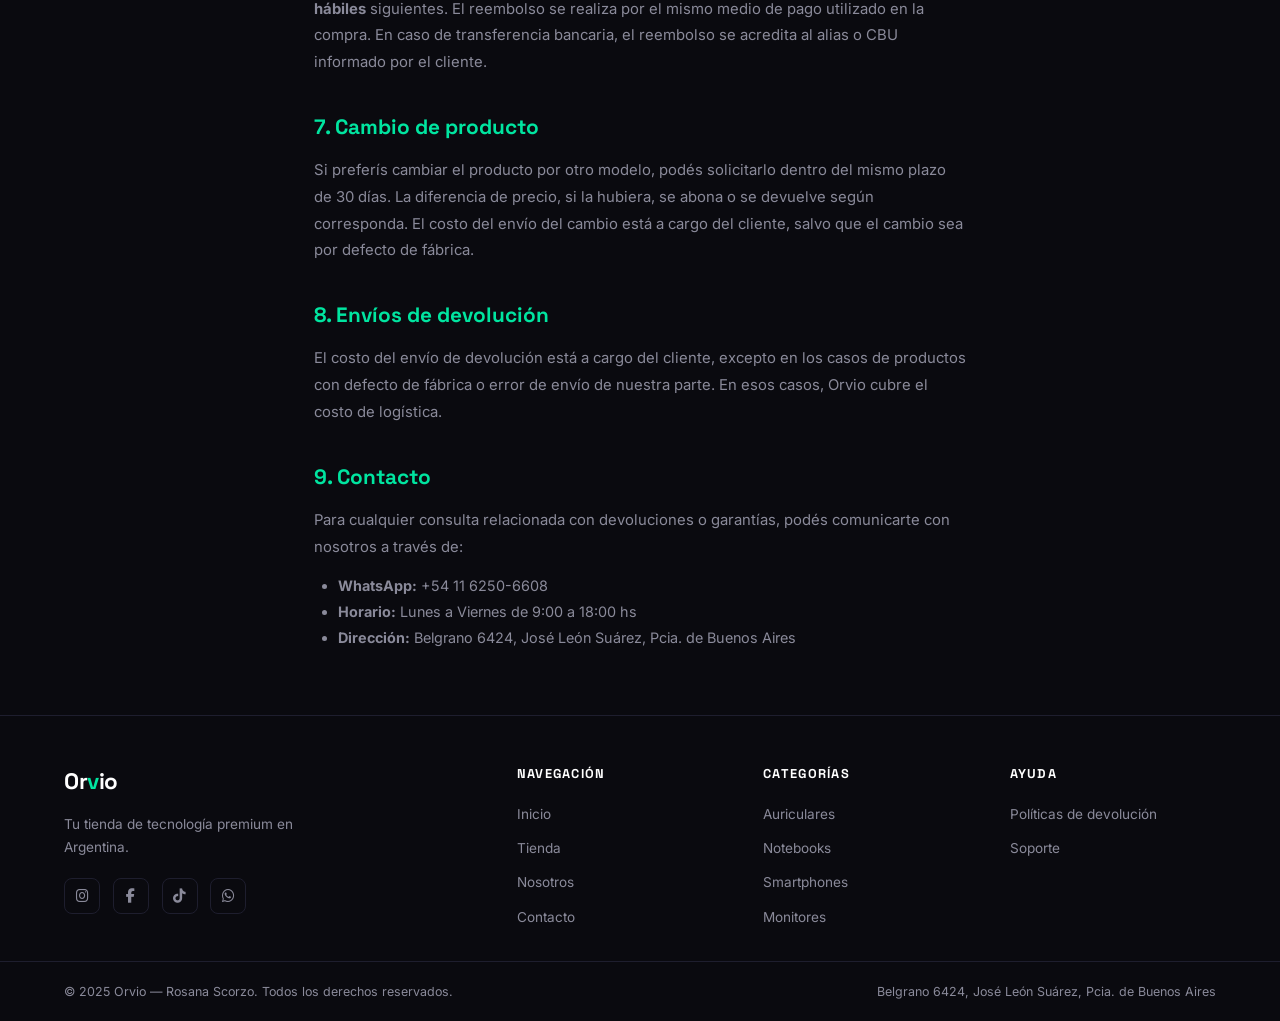
<file: pages/politicas.html>
<!doctype html>
<html lang="es">
  <head>
    <meta charset="UTF-8" />
    <meta name="viewport" content="width=device-width, initial-scale=1.0" />
    <title>Orvio | Politicas</title>
    <link rel="icon" type="image/x-icon" href="../img/favicon.ico" />
    <link rel="stylesheet" href="../estilos/styles.css" />
    <link
      rel="stylesheet"
      href="https://cdnjs.cloudflare.com/ajax/libs/font-awesome/6.5.0/css/all.min.css"
    />
  </head>
  <body>
    <!-- navbar. -->
    <nav class="navbar">
      <a href="../index.html" class="nav-logo">Or<span>v</span>io</a>
      <ul class="nav-links">
        <li><a href="../index.html">Inicio</a></li>
        <li><a href="tienda.html">Tienda</a></li>
        <li><a href="acercade.html">Nosotros</a></li>
        <li><a href="contacto.html">Contacto</a></li>
      </ul>
      <div class="nav-actions">
        <button class="cart-btn" onclick="openCart()" aria-label="Carrito">
          <i class="fa-solid fa-bag-shopping"></i>
          <span class="cart-count" style="display: none">0</span>
        </button>
        <button
          class="menu-toggle"
          onclick="toggleMobileMenu()"
          aria-label="Menú"
        >
          <span></span><span></span><span></span>
        </button>
      </div>
    </nav>

    <div class="mobile-menu" id="mobileMenu">
      <a href="../index.html">Inicio</a>
      <a href="tienda.html">Tienda</a>
      <a href="acercade.html">Nosotros</a>
      <a href="contacto.html">Contacto</a>
    </div>

    <!-- pagina header.-->
    <header class="page-header">
      <h1>Políticas de devolución</h1>
      <p>Última actualización: junio de 2025</p>
    </header>

    <!-- el contenido.-->
    <div class="policy-content">
      <p>
        En Orvio queremos que tu experiencia de compra sea perfecta. Si por
        algun motivo no quedas satisfecho con tu pedido, estas son nuestras
        condiciones para devoluciones y cambios.
      </p>

      <h2>1. Plazo de devolucion</h2>
      <p>
        Aceptamos devoluciones dentro de los
        <strong>30 dias corridos</strong> desde la fecha de recepcion del
        producto. Pasado ese plazo, las devoluciones no serán aceptadas, salvo
        que el producto presente un defecto de fábrica cubierto por garantía.
      </p>

      <h2>2. Condiciones del producto</h2>
      <p>
        Para que una devolucion sea aceptada, el producto debe cumplir con las
        siguientes condiciones:
      </p>
      <ul>
        <li>Estar en perfecto estado, sin uso, golpes ni rayones.</li>
        <li>
          Contar con todos sus accesorios originales (cables, manuales,
          auriculares, etc.).
        </li>
        <li>Presentarse en el embalaje original cerrado o en buen estado.</li>
        <li>Incluir la factura o comprobante de compra de Orvio.</li>
      </ul>

      <h2>3. Productos con defecto de fabrica</h2>
      <p>
        Si recibis un producto con falla de fabrica, podes solicitarnos el
        cambio o devolucion dentro de los primeros <strong>30 dias</strong>.
        Pasado ese período, el producto queda cubierto por la garantía del
        fabricante (12 meses en la mayoría de los artículos). Para gestionar una
        garantía, contactanos por WhatsApp o email con fotos y descripción del
        defecto.
      </p>

      <h2>4. Productos excluidos de devolucion</h2>
      <p>No se aceptan devoluciones en los siguientes casos:</p>
      <ul>
        <li>Productos que hayan sido usados, configurados o activados.</li>
        <li>Articulos con daños por uso incorrecto, caidas o liquidos.</li>
        <li>Software, licencias digitales o productos de descarga.</li>
        <li>Consumibles (pilas, baterías de repuesto, cartuchos de tinta).</li>
        <li>Productos sin embalaje original o con accesorios faltantes.</li>
      </ul>

      <h2>5. Procedimiento de devolución</h2>
      <p>Para iniciar una devolución seguí estos pasos:</p>
      <ul>
        <li>
          Contactanos por WhatsApp al <strong>+54 11 6250-6608</strong> o por el
          formulario de contacto.
        </li>
        <li>
          Informá tu nombre, número de pedido y el motivo de la devolución.
        </li>
        <li>
          Nuestro equipo evaluará el caso y te dará una respuesta dentro de las
          <strong>48 horas hábiles</strong>.
        </li>
        <li>
          Si la devolución es aprobada, coordinamos el retiro del producto.
        </li>
      </ul>

      <h2>6. Reembolso</h2>
      <p>
        Una vez recibido y verificado el producto, procesamos el reembolso
        dentro de los <strong>5 días hábiles</strong> siguientes. El reembolso
        se realiza por el mismo medio de pago utilizado en la compra. En caso de
        transferencia bancaria, el reembolso se acredita al alias o CBU
        informado por el cliente.
      </p>

      <h2>7. Cambio de producto</h2>
      <p>
        Si preferís cambiar el producto por otro modelo, podés solicitarlo
        dentro del mismo plazo de 30 días. La diferencia de precio, si la
        hubiera, se abona o se devuelve según corresponda. El costo del envío
        del cambio está a cargo del cliente, salvo que el cambio sea por defecto
        de fábrica.
      </p>

      <h2>8. Envíos de devolución</h2>
      <p>
        El costo del envío de devolución está a cargo del cliente, excepto en
        los casos de productos con defecto de fábrica o error de envío de
        nuestra parte. En esos casos, Orvio cubre el costo de logística.
      </p>

      <h2>9. Contacto</h2>
      <p>
        Para cualquier consulta relacionada con devoluciones o garantías, podés
        comunicarte con nosotros a través de:
      </p>
      <ul>
        <li><strong>WhatsApp:</strong> +54 11 6250-6608</li>
        <li><strong>Horario:</strong> Lunes a Viernes de 9:00 a 18:00 hs</li>
        <li>
          <strong>Dirección:</strong> Belgrano 6424, José León Suárez, Pcia. de
          Buenos Aires
        </li>
      </ul>
    </div>

    <!--footer. -->
    <footer>
      <div class="footer-brand">
        <div class="nav-logo">
          Or<span style="color: var(--accent)">v</span>io
        </div>
        <p>Tu tienda de tecnología premium en Argentina.</p>
        <div class="footer-socials">
          <a href="#" aria-label="Instagram"
            ><i class="fa-brands fa-instagram"></i
          ></a>
          <a href="#" aria-label="Facebook"
            ><i class="fa-brands fa-facebook-f"></i
          ></a>
          <a href="#" aria-label="TikTok"
            ><i class="fa-brands fa-tiktok"></i
          ></a>
          <a href="https://wa.me/5491162506608" aria-label="WhatsApp"
            ><i class="fa-brands fa-whatsapp"></i
          ></a>
        </div>
      </div>
      <div class="footer-col">
        <h4>Navegación</h4>
        <ul>
          <li><a href="../index.html">Inicio</a></li>
          <li><a href="tienda.html">Tienda</a></li>
          <li><a href="acercade.html">Nosotros</a></li>
          <li><a href="contacto.html">Contacto</a></li>
        </ul>
      </div>
      <div class="footer-col">
        <h4>Categorías</h4>
        <ul>
          <li><a href="tienda.html">Auriculares</a></li>
          <li><a href="tienda.html">Notebooks</a></li>
          <li><a href="tienda.html">Smartphones</a></li>
          <li><a href="tienda.html">Monitores</a></li>
        </ul>
      </div>
      <div class="footer-col">
        <h4>Ayuda</h4>
        <ul>
          <li><a href="politicas.html">Políticas de devolución</a></li>
          <li><a href="contacto.html">Soporte</a></li>
        </ul>
      </div>
    </footer>
    <div class="footer-bottom">
      <p>© 2025 Orvio — Rosana Scorzo. Todos los derechos reservados.</p>
      <p>Belgrano 6424, José León Suárez, Pcia. de Buenos Aires</p>
    </div>

    <!--carrito sidebar.-->
    <div class="cart-overlay" id="cartOverlay"></div>
    <aside class="cart-sidebar" id="cartSidebar">
      <div class="cart-header">
        <span class="cart-header-title"
          ><i
            class="fa-solid fa-bag-shopping"
            style="color: var(--accent); margin-right: 0.5rem"
          ></i
          >Mi carrito</span
        >
        <button class="cart-close-btn" onclick="closeCart()">
          <i class="fa-solid fa-xmark"></i>
        </button>
      </div>
      <div class="cart-items" id="cartItems"></div>
      <div class="cart-footer" id="cartFooter" style="display: none">
        <div class="cart-subtotal">
          <span>Subtotal</span><span id="cartSubtotal">$0</span>
        </div>
        <div class="cart-total">
          <span>Total</span
          ><span class="cart-total-num" id="cartTotal">$0</span>
        </div>
        <input
          type="text"
          id="waNombre"
          class="cart-name-input"
          placeholder="Tu nombre (para el pedido)"
        />
        <button class="btn-wa" onclick="enviarWhatsApp()">
          <i class="fa-brands fa-whatsapp"></i> Enviar pedido por WhatsApp
        </button>
        <button class="btn-clear" onclick="clearCart()">Vaciar carrito</button>
      </div>
    </aside>

    <div class="toast-container" id="toastContainer"></div>

    <a
      href="https://wa.me/5491162506608"
      class="wa-float"
      target="_blank"
      rel="noopener"
      aria-label="WhatsApp"
    >
      <i class="fa-brands fa-whatsapp"></i>
    </a>

    <script src="../script/script.js"></script>
  </body>
</html>
</file>
<file: estilos/styles.css>
@import url("https://fonts.googleapis.com/css2?family=Space+Grotesk:wght@400;500;600;700&family=Inter:wght@300;400;500&display=swap");

/* reset/base */
*,
*::before,
*::after {
  box-sizing: border-box;
  margin: 0;
  padding: 0;
}

:root {
  --bg: #0a0a0f;
  --bg-card: #111118;
  --bg-hover: #16161f;
  --accent: #00e5a0;
  --accent-dim: #00c48a;
  --white: #ffffff;
  --muted: #8a8a9a;
  --border: #1e1e2e;
  --danger: #ff4d6d;
  --font-display: "Space Grotesk", sans-serif;
  --font-body: "Inter", sans-serif;
  --radius: 12px;
  --radius-sm: 8px;
  --shadow: 0 4px 24px rgba(0, 0, 0, 0.5);
  --transition: 0.22s ease;
}

html {
  scroll-behavior: smooth;
}

body {
  background: var(--bg);
  color: var(--white);
  font-family: var(--font-body);
  font-size: 16px;
  line-height: 1.6;
  min-height: 100vh;
}

a {
  color: inherit;
  text-decoration: none;
}
img {
  max-width: 100%;
  display: block;
}
ul {
  list-style: none;
}
button {
  cursor: pointer;
  border: none;
  background: none;
  font-family: var(--font-body);
}

/* scrollbar. */
::-webkit-scrollbar {
  width: 6px;
}
::-webkit-scrollbar-track {
  background: var(--bg);
}
::-webkit-scrollbar-thumb {
  background: var(--border);
  border-radius: 3px;
}

/* navbar. */
.navbar {
  position: fixed;
  top: 0;
  left: 0;
  right: 0;
  z-index: 900;
  display: flex;
  align-items: center;
  justify-content: space-between;
  padding: 0 5%;
  height: 68px;
  background: rgba(10, 10, 15, 0.85);
  backdrop-filter: blur(18px);
  border-bottom: 1px solid var(--border);
}

.nav-logo {
  font-family: var(--font-display);
  font-size: 1.6rem;
  font-weight: 700;
  letter-spacing: -0.02em;
  color: var(--white);
}
.nav-logo span {
  color: var(--accent);
}

.nav-links {
  display: flex;
  gap: 2rem;
}
.nav-links a {
  font-size: 0.9rem;
  font-weight: 500;
  color: var(--muted);
  transition: color var(--transition);
  position: relative;
  padding-bottom: 2px;
}
.nav-links a::after {
  content: "";
  position: absolute;
  bottom: 0;
  left: 0;
  width: 0;
  height: 2px;
  background: var(--accent);
  transition: width var(--transition);
}
.nav-links a:hover,
.nav-links a.active {
  color: var(--white);
}
.nav-links a:hover::after,
.nav-links a.active::after {
  width: 100%;
}

.nav-actions {
  display: flex;
  align-items: center;
  gap: 1rem;
}

/*carrito icono. */
.cart-btn {
  position: relative;
  color: var(--white);
  font-size: 1.25rem;
  padding: 6px;
  transition: color var(--transition);
}
.cart-btn:hover {
  color: var(--accent);
}
.cart-count {
  position: absolute;
  top: -4px;
  right: -6px;
  background: var(--accent);
  color: #000;
  font-size: 0.65rem;
  font-weight: 700;
  width: 18px;
  height: 18px;
  border-radius: 50%;
  display: flex;
  align-items: center;
  justify-content: center;
}

/* hamburguesa mobil.*/
.menu-toggle {
  display: none;
  flex-direction: column;
  gap: 5px;
  padding: 6px;
}
.menu-toggle span {
  display: block;
  width: 24px;
  height: 2px;
  background: var(--white);
  transition: var(--transition);
}

/* mobil nav.*/
.mobile-menu {
  display: none;
  position: fixed;
  top: 68px;
  left: 0;
  right: 0;
  background: rgba(10, 10, 15, 0.97);
  backdrop-filter: blur(20px);
  border-bottom: 1px solid var(--border);
  z-index: 899;
  flex-direction: column;
  padding: 1.5rem 5%;
  gap: 1.2rem;
}
.mobile-menu.open {
  display: flex;
}
.mobile-menu a {
  font-size: 1.1rem;
  font-weight: 500;
  color: var(--muted);
  transition: color var(--transition);
}
.mobile-menu a:hover {
  color: var(--accent);
}

/* hero-index. */
.hero {
  position: relative;
  height: 100vh;
  min-height: 600px;
  display: flex;
  align-items: center;
  justify-content: center;
  overflow: hidden;
}

.hero-video {
  position: absolute;
  inset: 0;
  width: 100%;
  height: 100%;
  object-fit: cover;
  z-index: 0;
}

.hero-overlay {
  position: absolute;
  inset: 0;
  background: linear-gradient(
    to bottom,
    rgba(10, 10, 15, 0.55) 0%,
    rgba(10, 10, 15, 0.75) 60%,
    rgba(10, 10, 15, 1) 100%
  );
  z-index: 1;
}

.hero-content {
  position: relative;
  z-index: 2;
  text-align: center;
  padding: 0 5%;
  max-width: 700px;
}

.hero-eyebrow {
  display: inline-block;
  font-size: 0.8rem;
  font-weight: 600;
  letter-spacing: 0.18em;
  text-transform: uppercase;
  color: var(--accent);
  margin-bottom: 1.2rem;
}

.hero-title {
  font-family: var(--font-display);
  font-size: clamp(2.6rem, 6vw, 5rem);
  font-weight: 700;
  line-height: 1.05;
  letter-spacing: -0.03em;
  margin-bottom: 1.2rem;
}
.hero-title em {
  font-style: normal;
  color: var(--accent);
}

.hero-sub {
  font-size: 1.05rem;
  color: var(--muted);
  max-width: 480px;
  margin: 0 auto 2rem;
}

.btn-primary {
  display: inline-block;
  background: var(--accent);
  color: #000;
  font-family: var(--font-display);
  font-weight: 600;
  font-size: 0.95rem;
  padding: 0.85rem 2.2rem;
  border-radius: 100px;
  transition:
    background var(--transition),
    transform var(--transition);
}
.btn-primary:hover {
  background: var(--accent-dim);
  transform: translateY(-2px);
}

.btn-outline {
  display: inline-block;
  border: 1.5px solid var(--border);
  color: var(--white);
  font-family: var(--font-display);
  font-weight: 600;
  font-size: 0.95rem;
  padding: 0.83rem 2.2rem;
  border-radius: 100px;
  transition:
    border-color var(--transition),
    color var(--transition),
    transform var(--transition);
}
.btn-outline:hover {
  border-color: var(--accent);
  color: var(--accent);
  transform: translateY(-2px);
}

.hero-actions {
  display: flex;
  gap: 1rem;
  justify-content: center;
  flex-wrap: wrap;
}

/* secciones genericas. */
.section {
  padding: 5rem 5%;
}
.section-sm {
  padding: 3rem 5%;
}

.section-header {
  text-align: center;
  margin-bottom: 3rem;
}
.section-eyebrow {
  display: inline-block;
  font-size: 0.75rem;
  font-weight: 600;
  letter-spacing: 0.2em;
  text-transform: uppercase;
  color: var(--accent);
  margin-bottom: 0.75rem;
}
.section-title {
  font-family: var(--font-display);
  font-size: clamp(1.8rem, 3.5vw, 2.8rem);
  font-weight: 700;
  letter-spacing: -0.02em;
}
.section-sub {
  font-size: 0.95rem;
  color: var(--muted);
  margin-top: 0.6rem;
}

/* cards productos_index (6 cards 3+3) */
.cards-grid-home {
  display: grid;
  grid-template-columns: repeat(3, 1fr);
  gap: 1.5rem;
  max-width: 1100px;
  margin: 0 auto;
}

/* cards productos - tienda (12 cards 4+4+4) */
.cards-grid-store {
  display: grid;
  grid-template-columns: repeat(4, 1fr);
  gap: 1.4rem;
  max-width: 1300px;
  margin: 0 auto;
}

/* componentes card. */
.product-card {
  background: var(--bg-card);
  border: 1px solid var(--border);
  border-radius: var(--radius);
  overflow: hidden;
  display: flex;
  flex-direction: column;
  transition:
    transform var(--transition),
    border-color var(--transition),
    box-shadow var(--transition);
}
.product-card:hover {
  transform: translateY(-5px);
  border-color: rgba(0, 229, 160, 0.25);
  box-shadow: 0 12px 40px rgba(0, 229, 160, 0.08);
}

.card-img-wrap {
  position: relative;
  aspect-ratio: 4/3;
  background: #0d0d18;
  overflow: hidden;
}
.card-img-wrap img {
  width: 100%;
  height: 100%;
  object-fit: contain;
  padding: 1rem;
  transition: transform 0.4s ease;
}
.product-card:hover .card-img-wrap img {
  transform: scale(1.05);
}

.card-badge {
  position: absolute;
  top: 10px;
  left: 10px;
  background: var(--accent);
  color: #000;
  font-size: 0.68rem;
  font-weight: 700;
  padding: 3px 9px;
  border-radius: 100px;
  text-transform: uppercase;
  letter-spacing: 0.06em;
}

.card-body {
  padding: 1rem 1.1rem 1.2rem;
  flex: 1;
  display: flex;
  flex-direction: column;
  gap: 0.5rem;
}

.card-category {
  font-size: 0.72rem;
  font-weight: 600;
  letter-spacing: 0.12em;
  text-transform: uppercase;
  color: var(--accent);
}

.card-title {
  font-family: var(--font-display);
  font-size: 1rem;
  font-weight: 600;
  line-height: 1.3;
  color: var(--white);
  flex: 1;
}

.card-price {
  font-family: var(--font-display);
  font-size: 1.25rem;
  font-weight: 700;
  color: var(--white);
}
.card-price-old {
  font-size: 0.8rem;
  color: var(--muted);
  text-decoration: line-through;
  margin-left: 0.3rem;
}

.card-actions {
  display: flex;
  gap: 0.6rem;
  margin-top: 0.4rem;
  flex-wrap: wrap;
}

.btn-card-primary {
  flex: 1;
  background: var(--accent);
  color: #000;
  font-family: var(--font-display);
  font-weight: 600;
  font-size: 0.82rem;
  padding: 0.6rem 0.8rem;
  border-radius: 8px;
  text-align: center;
  transition:
    background var(--transition),
    transform var(--transition);
  white-space: nowrap;
}
.btn-card-primary:hover {
  background: var(--accent-dim);
  transform: scale(1.02);
}

.btn-card-outline {
  flex: 1;
  border: 1.5px solid var(--border);
  color: var(--muted);
  font-family: var(--font-display);
  font-weight: 600;
  font-size: 0.82rem;
  padding: 0.6rem 0.8rem;
  border-radius: 8px;
  text-align: center;
  transition:
    border-color var(--transition),
    color var(--transition);
  white-space: nowrap;
  background: none;
}
.btn-card-outline:hover {
  border-color: var(--accent);
  color: var(--accent);
}

/* modal de detalle. */
.modal-overlay {
  position: fixed;
  inset: 0;
  z-index: 1000;
  background: rgba(5, 5, 10, 0.88);
  backdrop-filter: blur(8px);
  display: none;
  align-items: center;
  justify-content: center;
  padding: 1.5rem;
}
.modal-overlay.open {
  display: flex;
}

.modal-box {
  background: var(--bg-card);
  border: 1px solid var(--border);
  border-radius: 18px;
  max-width: 820px;
  width: 100%;
  max-height: 90vh;
  overflow-y: auto;
  display: flex;
  flex-wrap: wrap;
  position: relative;
  box-shadow: 0 24px 80px rgba(0, 0, 0, 0.7);
}

.modal-close {
  position: absolute;
  top: 1rem;
  right: 1.2rem;
  font-size: 1.5rem;
  color: var(--muted);
  z-index: 10;
  transition: color var(--transition);
}
.modal-close:hover {
  color: var(--white);
}

.modal-img {
  flex: 0 0 45%;
  background: #0d0d18;
  display: flex;
  align-items: center;
  justify-content: center;
  padding: 2rem;
  min-height: 300px;
}
.modal-img img {
  max-height: 280px;
  object-fit: contain;
}

.modal-info {
  flex: 1;
  padding: 2.2rem 2rem 2rem 1.8rem;
  display: flex;
  flex-direction: column;
  gap: 0.9rem;
}
.modal-category {
  font-size: 0.72rem;
  font-weight: 600;
  letter-spacing: 0.15em;
  text-transform: uppercase;
  color: var(--accent);
}
.modal-title {
  font-family: var(--font-display);
  font-size: 1.5rem;
  font-weight: 700;
  line-height: 1.2;
}
.modal-price {
  font-family: var(--font-display);
  font-size: 2rem;
  font-weight: 700;
  color: var(--accent);
}
.modal-desc {
  font-size: 0.9rem;
  color: var(--muted);
  line-height: 1.7;
}

.modal-specs {
  border-top: 1px solid var(--border);
  padding-top: 0.9rem;
}
.modal-spec-row {
  display: flex;
  justify-content: space-between;
  font-size: 0.85rem;
  padding: 0.35rem 0;
  border-bottom: 1px solid rgba(255, 255, 255, 0.04);
}
.modal-spec-label {
  color: var(--muted);
}
.modal-spec-val {
  font-weight: 500;
}

.modal-actions {
  display: flex;
  gap: 0.8rem;
  margin-top: 0.5rem;
}
.modal-add-btn {
  flex: 1;
  background: var(--accent);
  color: #000;
  font-family: var(--font-display);
  font-weight: 700;
  font-size: 0.95rem;
  padding: 0.9rem;
  border-radius: 10px;
  transition: background var(--transition);
}
.modal-add-btn:hover {
  background: var(--accent-dim);
}

/* carrito sidebar-hamburguesa. */
.cart-overlay {
  position: fixed;
  inset: 0;
  z-index: 1100;
  background: rgba(5, 5, 10, 0.7);
  backdrop-filter: blur(6px);
  display: none;
}
.cart-overlay.open {
  display: block;
}

.cart-sidebar {
  position: fixed;
  top: 0;
  right: -100%;
  bottom: 0;
  width: min(420px, 100vw);
  background: #0e0e18;
  border-left: 1px solid var(--border);
  z-index: 1101;
  display: flex;
  flex-direction: column;
  transition: right 0.35s cubic-bezier(0.4, 0, 0.2, 1);
  box-shadow: -8px 0 40px rgba(0, 0, 0, 0.6);
}
.cart-sidebar.open {
  right: 0;
}

.cart-header {
  display: flex;
  align-items: center;
  justify-content: space-between;
  padding: 1.4rem 1.6rem;
  border-bottom: 1px solid var(--border);
}
.cart-header-title {
  font-family: var(--font-display);
  font-size: 1.1rem;
  font-weight: 700;
}
.cart-close-btn {
  color: var(--muted);
  font-size: 1.4rem;
  transition: color var(--transition);
}
.cart-close-btn:hover {
  color: var(--white);
}

.cart-items {
  flex: 1;
  overflow-y: auto;
  padding: 1.2rem 1.6rem;
  display: flex;
  flex-direction: column;
  gap: 1rem;
}

.cart-empty {
  flex: 1;
  display: flex;
  flex-direction: column;
  align-items: center;
  justify-content: center;
  gap: 1rem;
  color: var(--muted);
  text-align: center;
  padding: 2rem;
}
.cart-empty i {
  font-size: 3rem;
  color: var(--border);
}
.cart-empty p {
  font-size: 0.9rem;
}

.cart-item {
  display: grid;
  grid-template-columns: 60px 1fr auto;
  gap: 0.9rem;
  align-items: center;
  background: var(--bg-card);
  border: 1px solid var(--border);
  border-radius: var(--radius-sm);
  padding: 0.9rem;
}
.cart-item-img {
  width: 60px;
  height: 60px;
  background: #0d0d18;
  border-radius: 6px;
  display: flex;
  align-items: center;
  justify-content: center;
  overflow: hidden;
}
.cart-item-img img {
  width: 100%;
  height: 100%;
  object-fit: contain;
  padding: 4px;
}

.cart-item-name {
  font-family: var(--font-display);
  font-size: 0.88rem;
  font-weight: 600;
  line-height: 1.3;
}
.cart-item-price {
  font-size: 0.85rem;
  color: var(--accent);
  margin-top: 0.2rem;
}
.cart-item-qty {
  display: flex;
  align-items: center;
  gap: 0.5rem;
  margin-top: 0.4rem;
}
.qty-btn {
  width: 24px;
  height: 24px;
  border: 1px solid var(--border);
  border-radius: 5px;
  color: var(--muted);
  font-size: 0.9rem;
  display: flex;
  align-items: center;
  justify-content: center;
  transition:
    border-color var(--transition),
    color var(--transition);
}
.qty-btn:hover {
  border-color: var(--accent);
  color: var(--accent);
}
.qty-val {
  font-size: 0.85rem;
  font-weight: 600;
  min-width: 18px;
  text-align: center;
}

.cart-remove-btn {
  color: var(--muted);
  font-size: 1rem;
  align-self: flex-start;
  transition: color var(--transition);
}
.cart-remove-btn:hover {
  color: var(--danger);
}

.cart-footer {
  border-top: 1px solid var(--border);
  padding: 1.4rem 1.6rem;
  display: flex;
  flex-direction: column;
  gap: 0.9rem;
}
.cart-subtotal {
  display: flex;
  justify-content: space-between;
  font-family: var(--font-display);
  font-size: 0.95rem;
}
.cart-total {
  display: flex;
  justify-content: space-between;
  font-family: var(--font-display);
  font-size: 1.2rem;
  font-weight: 700;
  padding-top: 0.6rem;
  border-top: 1px solid var(--border);
}
.cart-total-num {
  color: var(--accent);
}

.cart-name-input {
  width: 100%;
  background: var(--bg);
  border: 1px solid var(--border);
  border-radius: 8px;
  color: var(--white);
  font-family: var(--font-body);
  font-size: 0.9rem;
  padding: 0.7rem 1rem;
  outline: none;
  transition: border-color var(--transition);
}
.cart-name-input::placeholder {
  color: var(--muted);
}
.cart-name-input:focus {
  border-color: var(--accent);
}

.btn-wa {
  width: 100%;
  background: #25d366;
  color: #fff;
  font-family: var(--font-display);
  font-weight: 700;
  font-size: 1rem;
  padding: 0.9rem;
  border-radius: 10px;
  display: flex;
  align-items: center;
  justify-content: center;
  gap: 0.5rem;
  transition:
    background var(--transition),
    transform var(--transition);
}
.btn-wa:hover {
  background: #1ebe5d;
  transform: scale(1.02);
}

.btn-clear {
  background: none;
  border: 1px solid rgba(255, 77, 109, 0.3);
  color: var(--danger);
  font-family: var(--font-body);
  font-size: 0.85rem;
  padding: 0.55rem;
  border-radius: 8px;
  transition: background var(--transition);
  text-align: center;
}
.btn-clear:hover {
  background: rgba(255, 77, 109, 0.1);
}

/* whasapp flotante. */
.wa-float {
  position: fixed;
  bottom: 2rem;
  right: 2rem;
  z-index: 999;
  width: 56px;
  height: 56px;
  background: #25d366;
  border-radius: 50%;
  display: flex;
  align-items: center;
  justify-content: center;
  box-shadow: 0 6px 24px rgba(37, 211, 102, 0.4);
  transition: transform var(--transition);
}
.wa-float:hover {
  transform: scale(1.12);
}
.wa-float i {
  color: #fff;
  font-size: 1.6rem;
}

@keyframes wa-pulse {
  0%,
  100% {
    box-shadow: 0 6px 24px rgba(37, 211, 102, 0.4);
  }
  50% {
    box-shadow: 0 6px 36px rgba(37, 211, 102, 0.7);
  }
}
.wa-float {
  animation: wa-pulse 2.4s ease-in-out infinite;
}

/* features strip - index.*/
.features-strip {
  display: flex;
  flex-wrap: wrap;
  gap: 1px;
  background: var(--border);
  border-top: 1px solid var(--border);
  border-bottom: 1px solid var(--border);
}
.feature-item {
  flex: 1;
  min-width: 200px;
  display: flex;
  align-items: center;
  gap: 1rem;
  background: var(--bg-card);
  padding: 1.4rem 1.8rem;
}
.feature-icon {
  font-size: 1.6rem;
  color: var(--accent);
  flex-shrink: 0;
}
.feature-text strong {
  display: block;
  font-family: var(--font-display);
  font-size: 0.95rem;
}
.feature-text span {
  font-size: 0.8rem;
  color: var(--muted);
}

/* newsletter.*/
.newsletter {
  background: var(--bg-card);
  border: 1px solid var(--border);
  border-radius: 18px;
  padding: 3rem 2rem;
  text-align: center;
  max-width: 600px;
  margin: 0 auto;
}
.newsletter-title {
  font-family: var(--font-display);
  font-size: 1.6rem;
  font-weight: 700;
  margin-bottom: 0.6rem;
}
.newsletter-sub {
  color: var(--muted);
  font-size: 0.9rem;
  margin-bottom: 1.5rem;
}
.newsletter-form {
  display: flex;
  gap: 0.6rem;
  max-width: 440px;
  margin: 0 auto;
  flex-wrap: wrap;
}
.newsletter-input {
  flex: 1;
  min-width: 180px;
  background: var(--bg);
  border: 1px solid var(--border);
  border-radius: 100px;
  color: var(--white);
  font-size: 0.9rem;
  padding: 0.75rem 1.2rem;
  outline: none;
  transition: border-color var(--transition);
}
.newsletter-input::placeholder {
  color: var(--muted);
}
.newsletter-input:focus {
  border-color: var(--accent);
}
.newsletter-btn {
  background: var(--accent);
  color: #000;
  font-family: var(--font-display);
  font-weight: 700;
  font-size: 0.9rem;
  padding: 0.75rem 1.6rem;
  border-radius: 100px;
  transition: background var(--transition);
}
.newsletter-btn:hover {
  background: var(--accent-dim);
}

/* footer. */
footer {
  border-top: 1px solid var(--border);
  padding: 3rem 5% 2rem;
  display: grid;
  grid-template-columns: 2fr 1fr 1fr 1fr;
  gap: 2.5rem;
}

.footer-brand .nav-logo {
  margin-bottom: 0.8rem;
  font-size: 1.4rem;
}
.footer-brand p {
  font-size: 0.85rem;
  color: var(--muted);
  line-height: 1.7;
  max-width: 260px;
}
.footer-socials {
  display: flex;
  gap: 0.8rem;
  margin-top: 1.2rem;
}
.footer-socials a {
  width: 36px;
  height: 36px;
  border: 1px solid var(--border);
  border-radius: 8px;
  display: flex;
  align-items: center;
  justify-content: center;
  color: var(--muted);
  font-size: 0.9rem;
  transition:
    border-color var(--transition),
    color var(--transition);
}
.footer-socials a:hover {
  border-color: var(--accent);
  color: var(--accent);
}

.footer-col h4 {
  font-family: var(--font-display);
  font-size: 0.8rem;
  font-weight: 700;
  letter-spacing: 0.1em;
  text-transform: uppercase;
  color: var(--white);
  margin-bottom: 1rem;
}
.footer-col ul {
  display: flex;
  flex-direction: column;
  gap: 0.55rem;
}
.footer-col ul a {
  font-size: 0.85rem;
  color: var(--muted);
  transition: color var(--transition);
}
.footer-col ul a:hover {
  color: var(--accent);
}

.footer-bottom {
  border-top: 1px solid var(--border);
  padding: 1.2rem 5%;
  display: flex;
  align-items: center;
  justify-content: space-between;
  flex-wrap: wrap;
  gap: 0.5rem;
}
.footer-bottom p {
  font-size: 0.78rem;
  color: var(--muted);
}

/* pagina header -tienda,contacto,etc. */
.page-header {
  padding: 7rem 5% 3.5rem;
  text-align: center;
  background: linear-gradient(
    180deg,
    rgba(0, 229, 160, 0.06) 0%,
    transparent 100%
  );
  border-bottom: 1px solid var(--border);
}
.page-header h1 {
  font-family: var(--font-display);
  font-size: clamp(2rem, 4vw, 3.2rem);
  font-weight: 700;
  letter-spacing: -0.02em;
  margin-bottom: 0.5rem;
}
.page-header p {
  color: var(--muted);
  font-size: 0.95rem;
}

/* store filters. */
.store-filters {
  display: flex;
  flex-wrap: wrap;
  gap: 0.6rem;
  justify-content: center;
  padding: 2rem 5%;
}
.filter-btn {
  background: var(--bg-card);
  border: 1px solid var(--border);
  color: var(--muted);
  font-family: var(--font-display);
  font-weight: 500;
  font-size: 0.82rem;
  padding: 0.5rem 1.2rem;
  border-radius: 100px;
  transition: all var(--transition);
}
.filter-btn:hover,
.filter-btn.active {
  border-color: var(--accent);
  color: var(--accent);
  background: rgba(0, 229, 160, 0.08);
}

/* pagina contacto */
.contact-grid {
  display: grid;
  grid-template-columns: 1fr 1.4fr;
  gap: 3rem;
  max-width: 1000px;
  margin: 0 auto;
}

.contact-info {
  display: flex;
  flex-direction: column;
  gap: 1.5rem;
}
.contact-info-title {
  font-family: var(--font-display);
  font-size: 1.4rem;
  font-weight: 700;
  margin-bottom: 0.3rem;
}
.contact-info-sub {
  color: var(--muted);
  font-size: 0.9rem;
  line-height: 1.7;
}

.contact-item {
  display: flex;
  align-items: flex-start;
  gap: 1rem;
  background: var(--bg-card);
  border: 1px solid var(--border);
  border-radius: var(--radius);
  padding: 1.2rem;
}
.contact-item-icon {
  width: 40px;
  height: 40px;
  background: rgba(0, 229, 160, 0.1);
  border-radius: 8px;
  display: flex;
  align-items: center;
  justify-content: center;
  color: var(--accent);
  font-size: 1rem;
  flex-shrink: 0;
}
.contact-item-label {
  font-size: 0.72rem;
  color: var(--muted);
  text-transform: uppercase;
  letter-spacing: 0.1em;
}
.contact-item-val {
  font-weight: 500;
  font-size: 0.9rem;
  margin-top: 0.2rem;
}

.contact-form {
  background: var(--bg-card);
  border: 1px solid var(--border);
  border-radius: 18px;
  padding: 2.2rem;
}
.form-group {
  margin-bottom: 1.2rem;
}
.form-group label {
  display: block;
  font-size: 0.8rem;
  font-weight: 500;
  color: var(--muted);
  text-transform: uppercase;
  letter-spacing: 0.08em;
  margin-bottom: 0.4rem;
}
.form-control {
  width: 100%;
  background: var(--bg);
  border: 1px solid var(--border);
  border-radius: 8px;
  color: var(--white);
  font-family: var(--font-body);
  font-size: 0.9rem;
  padding: 0.75rem 1rem;
  outline: none;
  transition: border-color var(--transition);
}
.form-control::placeholder {
  color: var(--muted);
}
.form-control:focus {
  border-color: var(--accent);
}
textarea.form-control {
  resize: vertical;
  min-height: 130px;
}

.btn-submit {
  width: 100%;
  background: var(--accent);
  color: #000;
  font-family: var(--font-display);
  font-weight: 700;
  font-size: 1rem;
  padding: 0.9rem;
  border-radius: 10px;
  transition:
    background var(--transition),
    transform var(--transition);
}
.btn-submit:hover {
  background: var(--accent-dim);
  transform: translateY(-1px);
}

/* acerca de la pagina. */
.about-hero {
  padding: 7rem 5% 4rem;
  display: grid;
  grid-template-columns: 1fr 1fr;
  gap: 4rem;
  align-items: center;
  max-width: 1100px;
  margin: 0 auto;
}
.about-text .section-eyebrow {
  margin-bottom: 0.6rem;
}
.about-title {
  font-family: var(--font-display);
  font-size: clamp(2rem, 3.5vw, 3rem);
  font-weight: 700;
  line-height: 1.1;
  letter-spacing: -0.02em;
  margin-bottom: 1.2rem;
}
.about-title em {
  font-style: normal;
  color: var(--accent);
}
.about-desc {
  color: var(--muted);
  font-size: 0.95rem;
  line-height: 1.8;
}

.about-img-wrap {
  border-radius: 18px;
  overflow: hidden;
  border: 1px solid var(--border);
  aspect-ratio: 4/3;
  background: var(--bg-card);
  display: flex;
  align-items: center;
  justify-content: center;
}
.about-img-wrap img {
  width: 100%;
  height: 100%;
  object-fit: cover;
}

.values-grid {
  display: grid;
  grid-template-columns: repeat(3, 1fr);
  gap: 1.5rem;
  max-width: 1000px;
  margin: 0 auto;
}
.value-card {
  background: var(--bg-card);
  border: 1px solid var(--border);
  border-radius: var(--radius);
  padding: 1.8rem;
}
.value-icon {
  font-size: 1.8rem;
  color: var(--accent);
  margin-bottom: 1rem;
}
.value-title {
  font-family: var(--font-display);
  font-weight: 700;
  margin-bottom: 0.5rem;
}
.value-desc {
  font-size: 0.85rem;
  color: var(--muted);
  line-height: 1.7;
}

/* pagina politicas */
.policy-content {
  max-width: 780px;
  margin: 0 auto;
  padding: 3rem 5%;
}
.policy-content h2 {
  font-family: var(--font-display);
  font-size: 1.3rem;
  font-weight: 700;
  margin: 2.2rem 0 0.8rem;
  color: var(--accent);
}
.policy-content p {
  font-size: 0.93rem;
  color: var(--muted);
  line-height: 1.8;
  margin-bottom: 0.8rem;
}
.policy-content ul {
  margin: 0.5rem 0 1rem 1.5rem;
}
.policy-content ul li {
  font-size: 0.9rem;
  color: var(--muted);
  line-height: 1.8;
  list-style: disc;
}

/* toast. */
.toast-container {
  position: fixed;
  bottom: 5.5rem;
  right: 1.5rem;
  z-index: 2000;
  display: flex;
  flex-direction: column;
  gap: 0.5rem;
}
.toast {
  background: var(--bg-card);
  border: 1px solid var(--accent);
  border-radius: 10px;
  padding: 0.75rem 1.2rem;
  font-size: 0.85rem;
  color: var(--white);
  display: flex;
  align-items: center;
  gap: 0.5rem;
  box-shadow: var(--shadow);
  animation: slideIn 0.3s ease;
}
.toast i {
  color: var(--accent);
}
@keyframes slideIn {
  from {
    transform: translateX(30px);
    opacity: 0;
  }
  to {
    transform: translateX(0);
    opacity: 1;
  }
}

/* responsivo. */
@media (max-width: 1100px) {
  .cards-grid-store {
    grid-template-columns: repeat(3, 1fr);
  }
  footer {
    grid-template-columns: 1fr 1fr;
  }
}

@media (max-width: 900px) {
  .nav-links {
    display: none;
  }
  .menu-toggle {
    display: flex;
  }
  .contact-grid {
    grid-template-columns: 1fr;
  }
  .about-hero {
    grid-template-columns: 1fr;
  }
  .values-grid {
    grid-template-columns: 1fr 1fr;
  }
  .modal-img {
    flex: 0 0 100%;
    min-height: 200px;
  }
  .modal-box {
    flex-direction: column;
  }
}

@media (max-width: 720px) {
  .cards-grid-home {
    grid-template-columns: repeat(2, 1fr);
  }
  .cards-grid-store {
    grid-template-columns: repeat(2, 1fr);
  }
  footer {
    grid-template-columns: 1fr;
  }
  .footer-bottom {
    flex-direction: column;
    text-align: center;
  }
  .values-grid {
    grid-template-columns: 1fr;
  }
}

@media (max-width: 480px) {
  .cards-grid-home {
    grid-template-columns: 1fr;
  }
  .cards-grid-store {
    grid-template-columns: 1fr;
  }
  .hero-title {
    font-size: 2.2rem;
  }
  .btn-primary,
  .btn-outline {
    padding: 0.75rem 1.6rem;
    font-size: 0.88rem;
  }
  .section {
    padding: 3.5rem 4%;
  }
}

@media (prefers-reduced-motion: reduce) {
  *,
  *::before,
  *::after {
    animation-duration: 0.01ms !important;
    transition-duration: 0.01ms !important;
  }
}

/* loader. */
.loader-wrap {
  grid-column: 1 / -1;
  display: flex;
  flex-direction: column;
  align-items: center;
  gap: 1rem;
  padding: 4rem 0;
  color: var(--muted);
  font-size: 0.95rem;
}
.loader-spinner {
  width: 40px;
  height: 40px;
  border: 3px solid var(--border);
  border-top-color: var(--accent);
  border-radius: 50%;
  animation: spin 0.7s linear infinite;
}
@keyframes spin {
  to {
    transform: rotate(360deg);
  }
}
</file>
